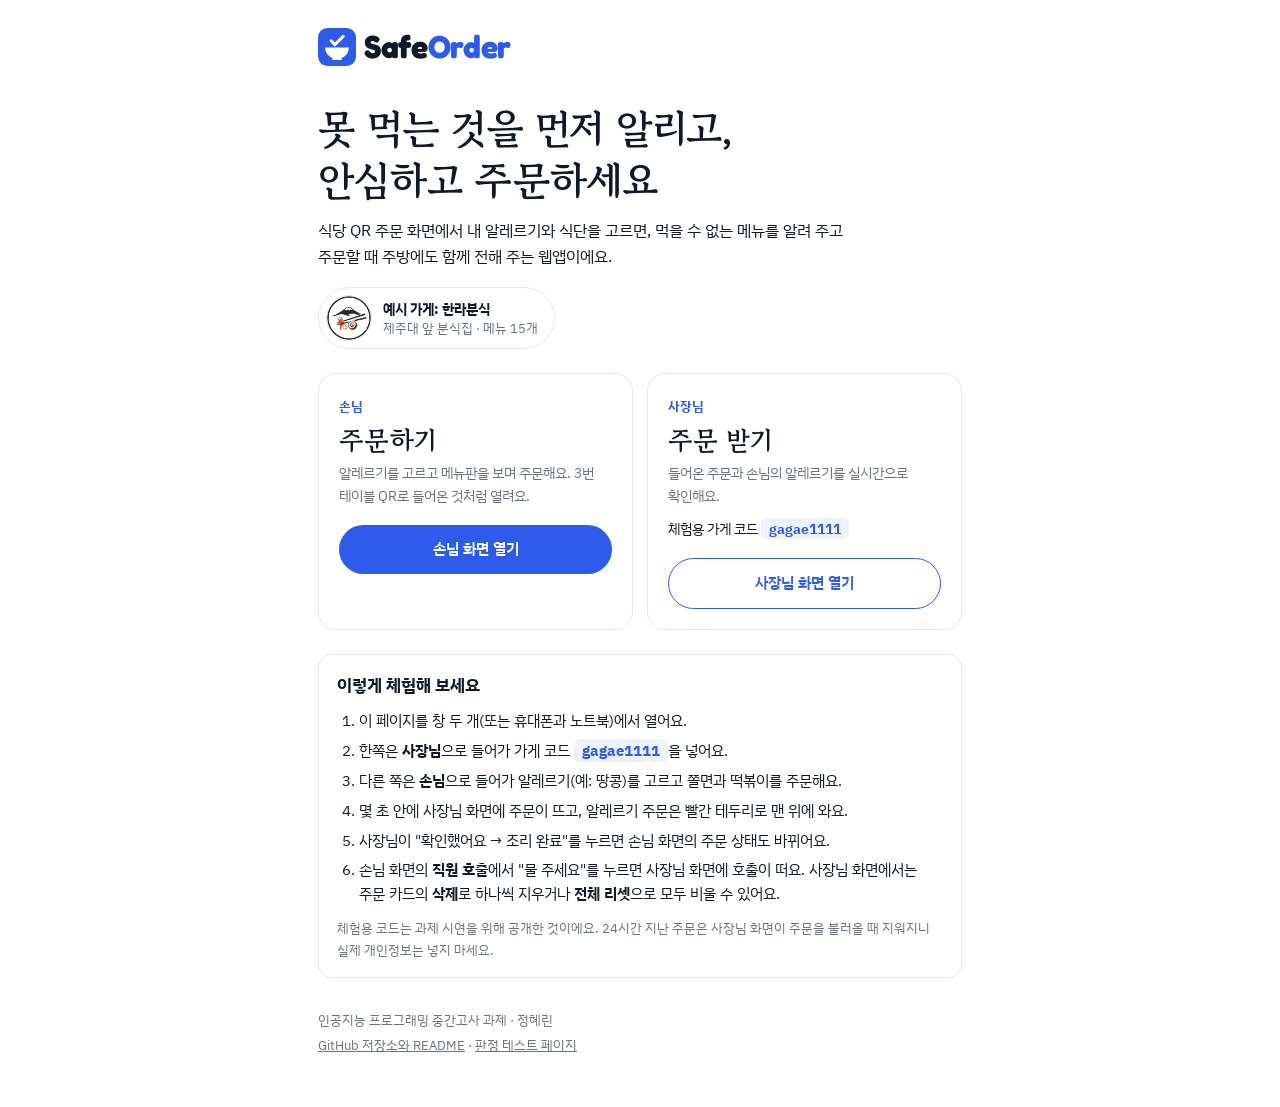
<file: index.html>
<!doctype html>
<!-- 처음 화면 (12-11): 손님 주문하기 / 사장님 화면 중 고르기. 평가하시는 분이 한 주소에서 두 화면을 모두 볼 수 있게 함 -->
<html lang="ko">
<head>
  <meta charset="utf-8">
  <meta name="viewport" content="width=device-width, initial-scale=1, viewport-fit=cover">
  <title>SafeOrder · 한라분식</title>
  <meta name="description" content="알레르기·식단을 미리 알리고 주문하는 식당 QR 주문 웹앱">
  <link rel="icon" href="images/logo-safeorder.svg" type="image/svg+xml">
  <script>
    // 예전 QR 주소(…/?table=3)로 들어오면 손님 화면으로 바로 보냄
    if (/[?&]table=/.test(location.search)) location.replace("order.html" + location.search);
  </script>
  <link rel="preconnect" href="https://fonts.googleapis.com">
  <link rel="preconnect" href="https://fonts.gstatic.com" crossorigin>
  <link rel="stylesheet" href="https://fonts.googleapis.com/css2?family=Fredoka:wght@600;700&family=Gowun+Batang:wght@400;700&family=IBM+Plex+Sans+KR:wght@400;500;600;700&display=swap">
  <link rel="stylesheet" href="css/style.css">
  <link rel="stylesheet" href="css/home.css">
</head>
<body>
  <div class="wrap home">
    <header class="title-row">
      <span class="brand"><img src="images/logo-safeorder.svg" alt="" width="30" height="30"><span class="wordmark">Safe<span>Order</span></span></span>
    </header>

    <section class="hero">
      <h1>못 먹는 것을 먼저 알리고,<br>안심하고 주문하세요</h1>
      <p>식당 QR 주문 화면에서 내 알레르기와 식단을 고르면, 먹을 수 없는 메뉴를 알려 주고 주문할 때 주방에도 함께 전해 주는 웹앱이에요.</p>
      <div class="store-chip">
        <img src="images/logo-hallabunsik.png" alt="" width="44" height="44">
        <span><b>예시 가게: 한라분식</b><br><span class="hint">제주대 앞 분식집 · 메뉴 15개</span></span>
      </div>
    </section>

    <nav class="choices" aria-label="들어갈 화면 고르기">
      <a class="choice" href="order.html?table=3">
        <span class="choice-who">손님</span>
        <span class="choice-title">주문하기</span>
        <span class="choice-desc">알레르기를 고르고 메뉴판을 보며 주문해요. 3번 테이블 QR로 들어온 것처럼 열려요.</span>
        <span class="choice-go">손님 화면 열기</span>
      </a>
      <a class="choice owner" href="owner.html">
        <span class="choice-who">사장님</span>
        <span class="choice-title">주문 받기</span>
        <span class="choice-desc">들어온 주문과 손님의 알레르기를 실시간으로 확인해요.</span>
        <span class="choice-code">체험용 가게 코드 <code>gagae1111</code></span>
        <span class="choice-go">사장님 화면 열기</span>
      </a>
    </nav>

    <section class="panel try">
      <h2>이렇게 체험해 보세요</h2>
      <ol>
        <li>이 페이지를 창 두 개(또는 휴대폰과 노트북)에서 열어요.</li>
        <li>한쪽은 <b>사장님</b>으로 들어가 가게 코드 <code>gagae1111</code>을 넣어요.</li>
        <li>다른 쪽은 <b>손님</b>으로 들어가 알레르기(예: 땅콩)를 고르고 쫄면과 떡볶이를 주문해요.</li>
        <li>몇 초 안에 사장님 화면에 주문이 뜨고, 알레르기 주문은 빨간 테두리로 맨 위에 와요.</li>
        <li>사장님이 "확인했어요 → 조리 완료"를 누르면 손님 화면의 주문 상태도 바뀌어요.</li>
        <li>손님 화면의 <b>직원 호출</b>에서 "물 주세요"를 누르면 사장님 화면에 호출이 떠요. 사장님 화면에서는 주문 카드의 <b>삭제</b>로 하나씩 지우거나 <b>전체 리셋</b>으로 모두 비울 수 있어요.</li>
      </ol>
      <p class="hint">체험용 코드는 과제 시연을 위해 공개한 것이에요. 24시간 지난 주문은 사장님 화면이 주문을 불러올 때 지워지니 실제 개인정보는 넣지 마세요.</p>
    </section>

    <footer>
      <p>인공지능 프로그래밍 중간고사 과제 · 정혜린</p>
      <p><a href="https://github.com/gPflsdla/ingong-project">GitHub 저장소와 README</a> · <a href="tests/">판정 테스트 페이지</a></p>
    </footer>
  </div>
</body>
</html>
</file>
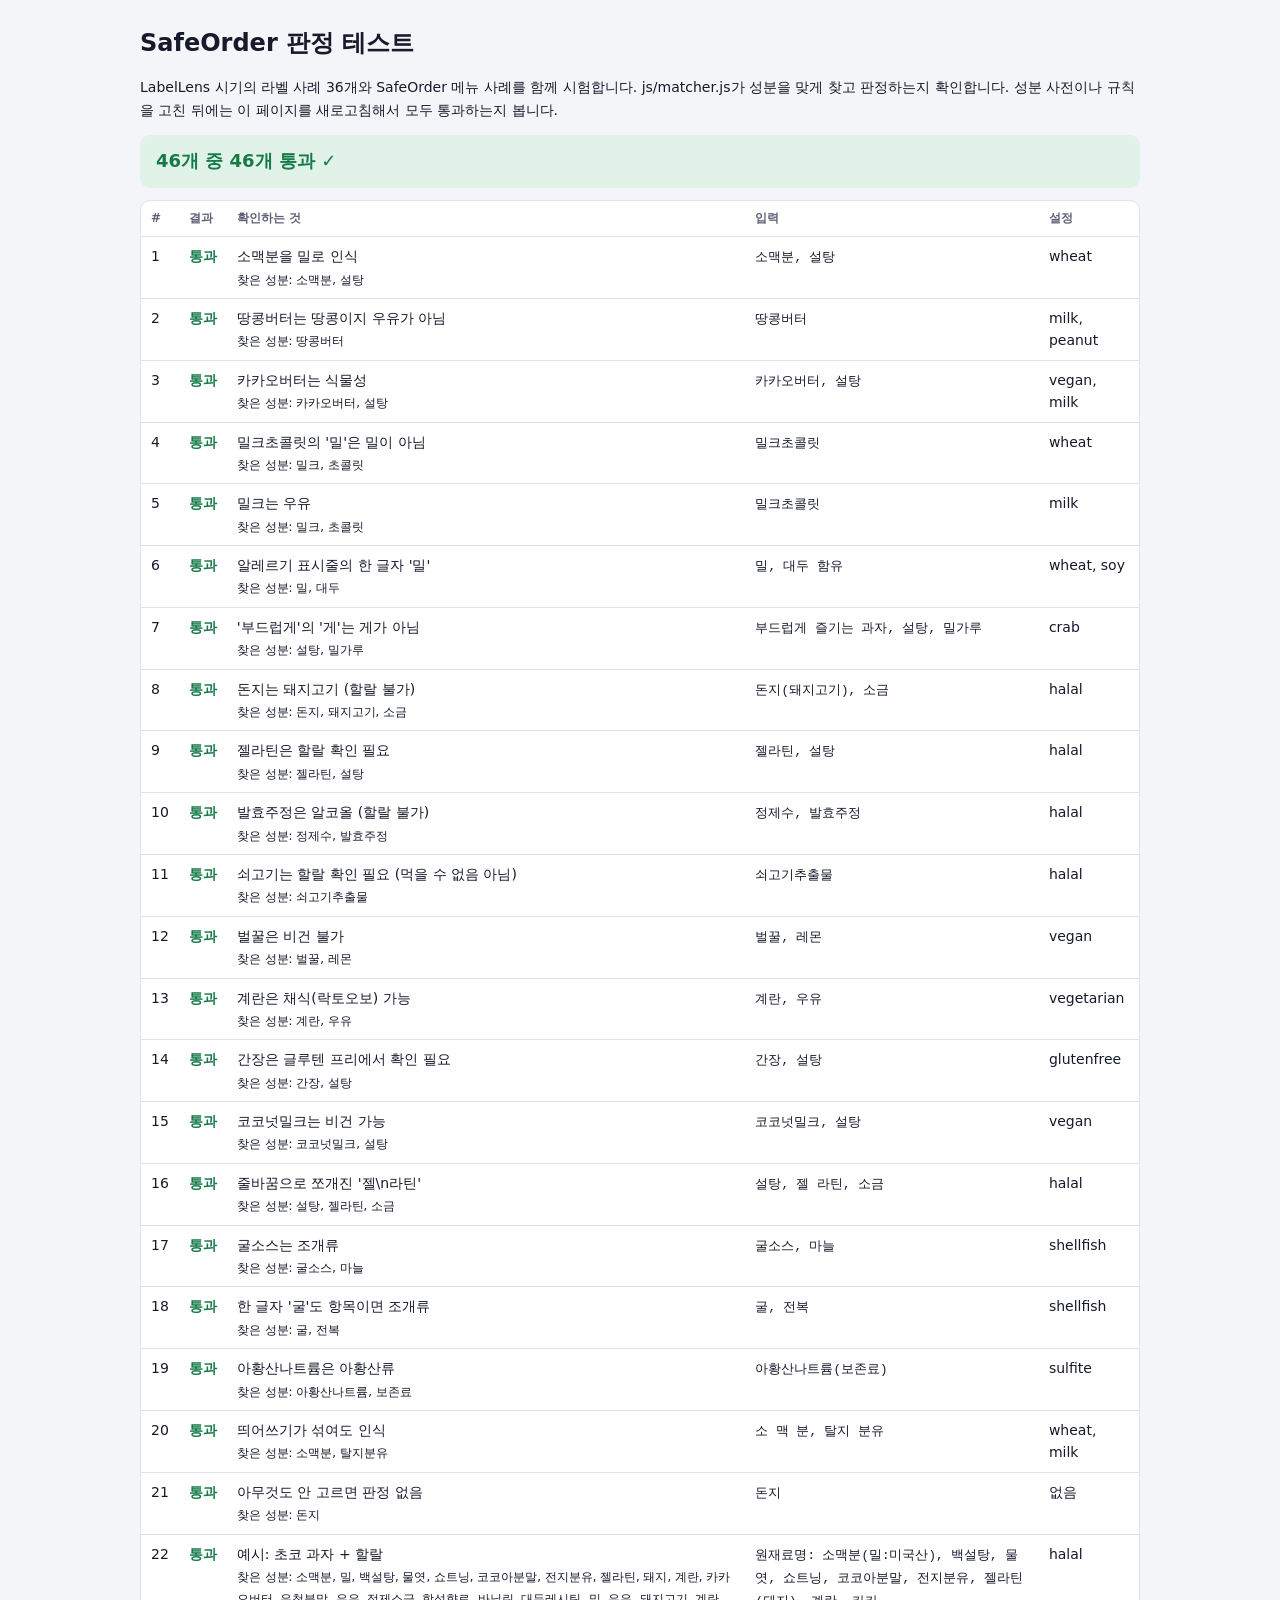
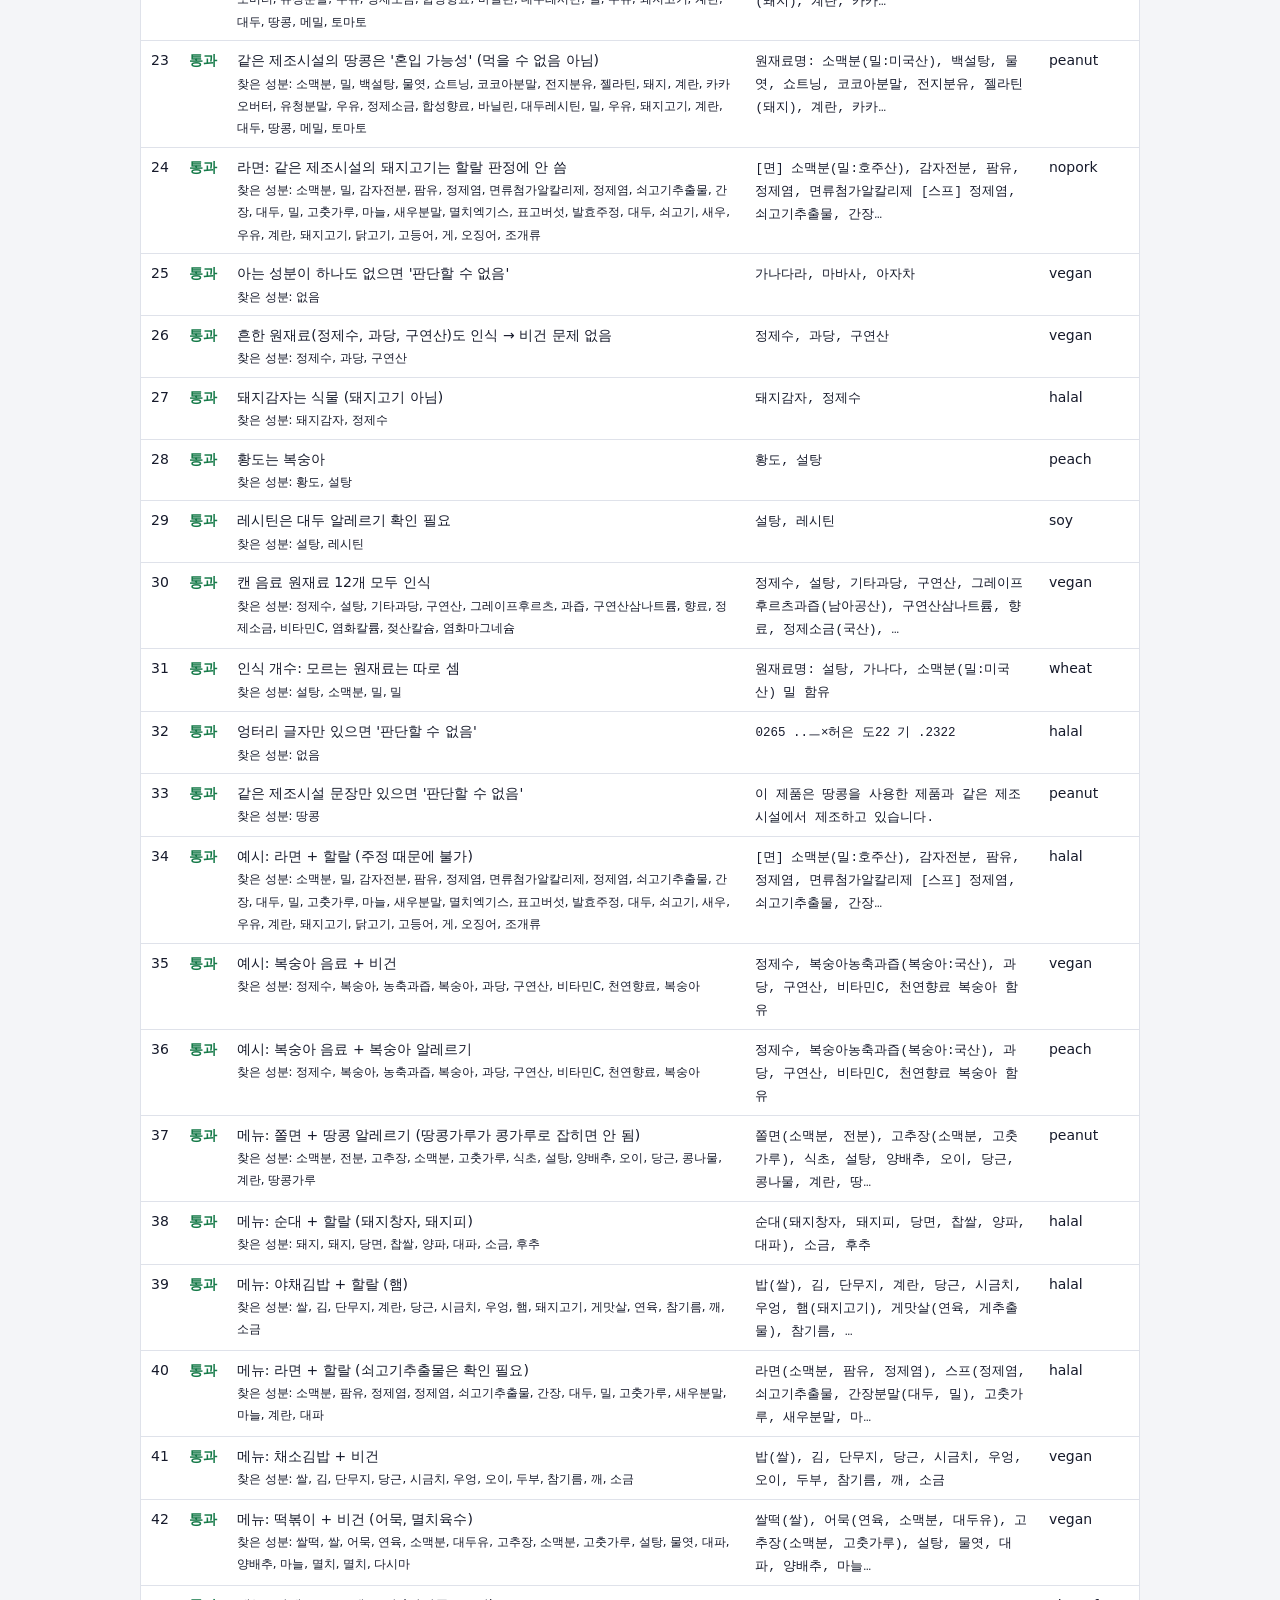
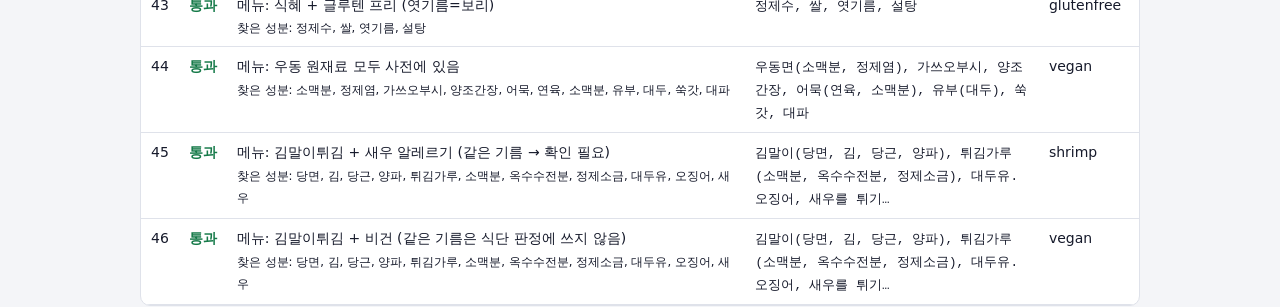
<file: tests/index.html>
<!doctype html>
<html lang="ko">
<head>
  <meta charset="utf-8">
  <meta name="viewport" content="width=device-width, initial-scale=1">
  <title>SafeOrder 판정 테스트</title>
  <style>
    :root { --bg: #F4F5F8; --surface: #FFFFFF; --ink: #161A2B; --muted: #5D6377; --line: #DFE2EA; --pass: #167A49; --pass-soft: #E1F3E9; --fail: #C0262D; --fail-soft: #FCE7E8; color-scheme: light; }
    @media (prefers-color-scheme: dark) { :root { --bg: #10121B; --surface: #181B28; --ink: #E7E9F2; --muted: #9EA3B8; --line: #2A2E40; --pass: #6ED39E; --pass-soft: #17302A; --fail: #FF7A80; --fail-soft: #3A1E22; color-scheme: dark; } }
    body { margin: 0; background: var(--bg); color: var(--ink); font-family: "Noto Sans KR", "Malgun Gothic", system-ui, sans-serif; font-size: 14px; line-height: 1.6; }
    .wrap { max-width: 1000px; margin: 0 auto; padding: 24px max(16px, env(safe-area-inset-left, 0px)); }
    h1 { font-size: 24px; margin: 0 0 4px; }
    .total { font-size: 18px; font-weight: 700; padding: 12px 16px; border-radius: 10px; margin: 12px 0; }
    .total.pass { background: var(--pass-soft); color: var(--pass); } .total.fail { background: var(--fail-soft); color: var(--fail); }
    .tbl { overflow-x: auto; background: var(--surface); border: 1px solid var(--line); border-radius: 10px; }
    table { width: 100%; border-collapse: collapse; }
    th, td { text-align: left; padding: 8px 10px; border-bottom: 1px solid var(--line); vertical-align: top; }
    th { font-size: 12px; color: var(--muted); }
    td.r { font-weight: 700; white-space: nowrap; } td.r.pass { color: var(--pass); } td.r.fail { color: var(--fail); }
    code { font-family: ui-monospace, Consolas, monospace; font-size: 12.5px; }
    .why { color: var(--fail); font-size: 12.5px; }
  </style>
</head>
<body>
  <div class="wrap">
    <h1>SafeOrder 판정 테스트</h1>
    <p>LabelLens 시기의 라벨 사례 36개와 SafeOrder 메뉴 사례를 함께 시험합니다. js/matcher.js가 성분을 맞게 찾고 판정하는지 확인합니다. 성분 사전이나 규칙을 고친 뒤에는 이 페이지를 새로고침해서 모두 통과하는지 봅니다.</p>
    <div class="total" id="total">실행 중…</div>
    <div class="tbl"><table><thead><tr><th>#</th><th>결과</th><th>확인하는 것</th><th>입력</th><th>설정</th></tr></thead><tbody id="rows"></tbody></table></div>
  </div>

  <script src="../js/restrictions.js"></script>
  <script src="../js/dictionary.js"></script>
  <script src="../js/matcher.js"></script>
  <script src="../js/samples.js"></script>
  <script src="../js/menu.js"></script>
  <script>
  (function () {
    "use strict";
    // has: 찾아야 하는 라벨 표기, notTags: 붙으면 안 되는 태그, verdict: 기대 판정
    function P(diets, allergies) { return { diets: diets || [], allergies: allergies || [] }; }
    var CASES = [
      { what: "소맥분을 밀로 인식", text: "소맥분, 설탕", prefs: P([], ["wheat"]), verdict: "bad", has: ["소맥분"] },
      { what: "땅콩버터는 땅콩이지 우유가 아님", text: "땅콩버터", prefs: P([], ["milk", "peanut"]), verdict: "bad", has: ["땅콩버터"], notTags: ["milk"] },
      { what: "카카오버터는 식물성", text: "카카오버터, 설탕", prefs: P(["vegan"], ["milk"]), verdict: "ok", notTags: ["milk"] },
      { what: "밀크초콜릿의 '밀'은 밀이 아님", text: "밀크초콜릿", prefs: P([], ["wheat"]), verdict: "ok", notTags: ["wheat"] },
      { what: "밀크는 우유", text: "밀크초콜릿", prefs: P([], ["milk"]), verdict: "bad", has: ["밀크"] },
      { what: "알레르기 표시줄의 한 글자 '밀'", text: "밀, 대두 함유", prefs: P([], ["wheat", "soy"]), verdict: "bad", has: ["밀", "대두"] },
      { what: "'부드럽게'의 '게'는 게가 아님", text: "부드럽게 즐기는 과자, 설탕, 밀가루", prefs: P([], ["crab"]), verdict: "ok", notTags: ["crab"] },
      { what: "돈지는 돼지고기 (할랄 불가)", text: "돈지(돼지고기), 소금", prefs: P(["halal"]), verdict: "bad", has: ["돈지", "돼지고기"] },
      { what: "젤라틴은 할랄 확인 필요", text: "젤라틴, 설탕", prefs: P(["halal"]), verdict: "warn", has: ["젤라틴"] },
      { what: "발효주정은 알코올 (할랄 불가)", text: "정제수, 발효주정", prefs: P(["halal"]), verdict: "bad", has: ["발효주정"] },
      { what: "쇠고기는 할랄 확인 필요 (먹을 수 없음 아님)", text: "쇠고기추출물", prefs: P(["halal"]), verdict: "warn", has: ["쇠고기추출물"] },
      { what: "벌꿀은 비건 불가", text: "벌꿀, 레몬", prefs: P(["vegan"]), verdict: "bad", has: ["벌꿀"] },
      { what: "계란은 채식(락토오보) 가능", text: "계란, 우유", prefs: P(["vegetarian"]), verdict: "ok" },
      { what: "간장은 글루텐 프리에서 확인 필요", text: "간장, 설탕", prefs: P(["glutenfree"]), verdict: "warn", has: ["간장"] },
      { what: "코코넛밀크는 비건 가능", text: "코코넛밀크, 설탕", prefs: P(["vegan"]), verdict: "ok", notTags: ["milk"] },
      { what: "줄바꿈으로 쪼개진 '젤\\n라틴'", text: "설탕, 젤\n라틴, 소금", prefs: P(["halal"]), verdict: "warn", has: ["젤라틴"] },
      { what: "굴소스는 조개류", text: "굴소스, 마늘", prefs: P([], ["shellfish"]), verdict: "bad", has: ["굴소스"] },
      { what: "한 글자 '굴'도 항목이면 조개류", text: "굴, 전복", prefs: P([], ["shellfish"]), verdict: "bad", has: ["굴", "전복"] },
      { what: "아황산나트륨은 아황산류", text: "아황산나트륨(보존료)", prefs: P([], ["sulfite"]), verdict: "bad", has: ["아황산나트륨"] },
      { what: "띄어쓰기가 섞여도 인식", text: "소 맥 분, 탈지 분유", prefs: P([], ["wheat", "milk"]), verdict: "bad", has: ["소맥분", "탈지분유"] },
      { what: "아무것도 안 고르면 판정 없음", text: "돈지", prefs: P(), verdict: "none" },
      { what: "예시: 초코 과자 + 할랄", text: LL.SAMPLES[0].text, prefs: P(["halal"]), verdict: "bad", has: ["돼지", "젤라틴"] },
      { what: "같은 제조시설의 땅콩은 '혼입 가능성' (먹을 수 없음 아님)", text: LL.SAMPLES[0].text, prefs: P([], ["peanut"]), verdict: "warn", reason: { level: "warn", kind: "facility", target: "peanut" } },
      { what: "라면: 같은 제조시설의 돼지고기는 할랄 판정에 안 씀", text: LL.SAMPLES[1].text, prefs: P(["nopork"]), verdict: "ok", noReasonKind: "diet" },
      { what: "아는 성분이 하나도 없으면 '판단할 수 없음'", text: "가나다라, 마바사, 아자차", prefs: P(["vegan"]), verdict: "unknown" },
      { what: "흔한 원재료(정제수, 과당, 구연산)도 인식 → 비건 문제 없음", text: "정제수, 과당, 구연산", prefs: P(["vegan"]), verdict: "ok", has: ["정제수", "과당", "구연산"] },
      { what: "돼지감자는 식물 (돼지고기 아님)", text: "돼지감자, 정제수", prefs: P(["halal"]), verdict: "ok", has: ["돼지감자"], notTags: ["pork"] },
      { what: "황도는 복숭아", text: "황도, 설탕", prefs: P([], ["peach"]), verdict: "bad", has: ["황도"] },
      { what: "레시틴은 대두 알레르기 확인 필요", text: "설탕, 레시틴", prefs: P([], ["soy"]), verdict: "warn", has: ["레시틴"] },
      { what: "캔 음료 원재료 12개 모두 인식", text: "정제수, 설탕, 기타과당, 구연산, 그레이프후르츠과즙(남아공산), 구연산삼나트륨, 향료, 정제소금(국산), 비타민C, 염화칼륨, 젖산칼슘, 염화마그네슘", prefs: P(["vegan"]), verdict: "ok", count: [12, 12] },
      { what: "인식 개수: 모르는 원재료는 따로 셈", text: "원재료명: 설탕, 가나다, 소맥분(밀:미국산)\n밀 함유", prefs: P([], ["wheat"]), verdict: "bad", count: [2, 3] },
      { what: "엉터리 글자만 있으면 '판단할 수 없음'", text: "0265 ..ㅡ×허은 도22 기 .2322", prefs: P(["halal"]), verdict: "unknown" },
      { what: "같은 제조시설 문장만 있으면 '판단할 수 없음'", text: "이 제품은 땅콩을 사용한 제품과 같은 제조시설에서 제조하고 있습니다.", prefs: P([], ["peanut"]), verdict: "unknown" },
      { what: "예시: 라면 + 할랄 (주정 때문에 불가)", text: LL.SAMPLES[1].text, prefs: P(["halal"]), verdict: "bad", has: ["발효주정", "쇠고기추출물"] },
      { what: "예시: 복숭아 음료 + 비건", text: LL.SAMPLES[2].text, prefs: P(["vegan"]), verdict: "ok" },
      { what: "예시: 복숭아 음료 + 복숭아 알레르기", text: LL.SAMPLES[2].text, prefs: P([], ["peach"]), verdict: "bad", has: ["복숭아"] }
    ];

    // ---------- 8-6: SafeOrder 메뉴 판정 ----------
    function M(id) { var m = LL.MENU.filter(function (x) { return x.id === id; })[0]; return m.ingredients; }
    CASES = CASES.concat([
      { what: "메뉴: 쫄면 + 땅콩 알레르기 (땅콩가루가 콩가루로 잡히면 안 됨)", text: M("jjolmyeon"), prefs: P([], ["peanut"]), verdict: "bad", has: ["땅콩가루"] },
      { what: "메뉴: 순대 + 할랄 (돼지창자, 돼지피)", text: M("sundae"), prefs: P(["halal"]), verdict: "bad" },
      { what: "메뉴: 야채김밥 + 할랄 (햄)", text: M("veg-gimbap"), prefs: P(["halal"]), verdict: "bad", has: ["햄"] },
      { what: "메뉴: 라면 + 할랄 (쇠고기추출물은 확인 필요)", text: M("ramyeon"), prefs: P(["halal"]), verdict: "warn" },
      { what: "메뉴: 채소김밥 + 비건", text: M("vegan-gimbap"), prefs: P(["vegan"]), verdict: "ok" },
      { what: "메뉴: 떡볶이 + 비건 (어묵, 멸치육수)", text: M("tteokbokki"), prefs: P(["vegan"]), verdict: "bad", has: ["어묵", "멸치"] },
      { what: "메뉴: 식혜 + 글루텐 프리 (엿기름=보리)", text: M("sikhye"), prefs: P(["glutenfree"]), verdict: "bad", has: ["엿기름"] },
      { what: "메뉴: 우동 원재료 모두 사전에 있음", text: M("udon"), prefs: P(["vegan"]), verdict: "bad", count: [7, 7] },
      { what: "메뉴: 김말이튀김 + 새우 알레르기 (같은 기름 → 확인 필요)", text: M("gimmari"), prefs: P([], ["shrimp"]), verdict: "warn", has: ["새우"] },
      { what: "메뉴: 김말이튀김 + 비건 (같은 기름은 식단 판정에 쓰지 않음)", text: M("gimmari"), prefs: P(["vegan"]), verdict: "ok" }
    ]);

    function esc(s) { return String(s).replace(/[&<>]/g, function (c) { return { "&": "&amp;", "<": "&lt;", ">": "&gt;" }[c]; }); }
    var passed = 0, rows = "";
    CASES.forEach(function (tc, i) {
      var hits = LL.findIngredients(tc.text), reasons = LL.evaluate(hits, tc.prefs), v = LL.verdict(hits, tc.reasons || reasons, tc.prefs);
      var found = hits.map(function (h) { return h.entry.ko; }), tags = [].concat.apply([], hits.map(function (h) { return h.entry.tags; }));
      var errors = [];
      if (v !== tc.verdict) errors.push("판정 " + v + " (기대 " + tc.verdict + ")");
      (tc.has || []).forEach(function (k) { if (found.indexOf(k) === -1) errors.push("'" + k + "'를 못 찾음"); });
      (tc.notTags || []).forEach(function (t) { if (tags.indexOf(t) !== -1) errors.push("'" + t + "' 태그가 붙음"); });
      if (tc.reason && !reasons.some(function (r) { return r.level === tc.reason.level && r.kind === tc.reason.kind && r.target === tc.reason.target; })) errors.push("기대한 이유(" + tc.reason.kind + ", " + tc.reason.target + ")가 없음");
      if (tc.count) { var cnt = LL.countItems(tc.text); if (cnt.known !== tc.count[0] || cnt.total !== tc.count[1]) errors.push("인식 개수 " + cnt.known + "/" + cnt.total + " (기대 " + tc.count[0] + "/" + tc.count[1] + ")"); }
      if (tc.noReasonKind && reasons.some(function (r) { return r.kind === tc.noReasonKind; })) errors.push("'" + tc.noReasonKind + "' 이유가 나오면 안 됨");
      var ok = errors.length === 0; if (ok) passed++;
      rows += "<tr><td>" + (i + 1) + '</td><td class="r ' + (ok ? "pass" : "fail") + '">' + (ok ? "통과" : "실패") + "</td><td>" + esc(tc.what) +
        (ok ? "" : '<div class="why">' + esc(errors.join(", ")) + "</div>") + "<br><small>찾은 성분: " + esc(found.join(", ") || "없음") + "</small></td><td><code>" +
        esc(tc.text.length > 60 ? tc.text.slice(0, 60) + "…" : tc.text) + "</code></td><td>" + esc(tc.prefs.diets.concat(tc.prefs.allergies).join(", ") || "없음") + "</td></tr>";
    });
    document.getElementById("rows").innerHTML = rows;
    var total = document.getElementById("total");
    total.textContent = CASES.length + "개 중 " + passed + "개 통과" + (passed === CASES.length ? " ✓" : "");
    total.className = "total " + (passed === CASES.length ? "pass" : "fail");
    document.documentElement.setAttribute("data-result", passed + "/" + CASES.length);
  })();
  </script>
</body>
</html>
</file>
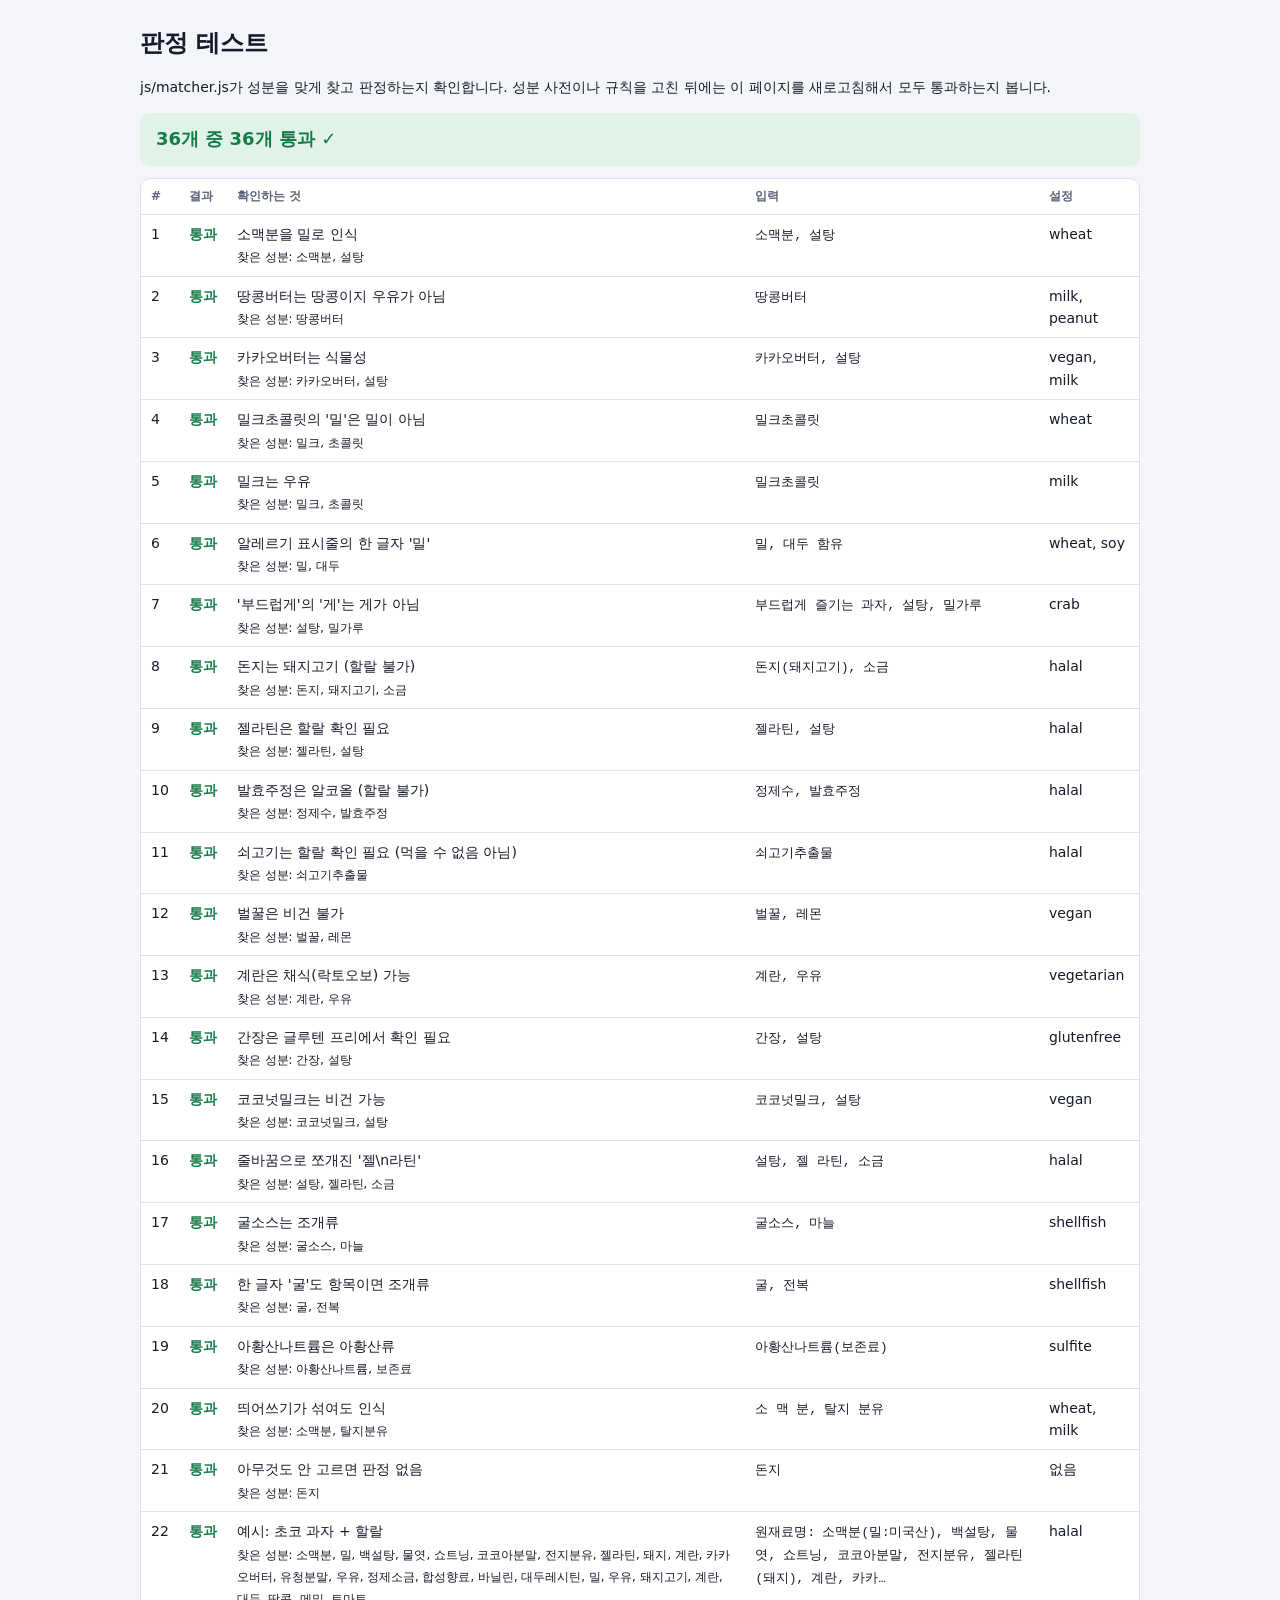
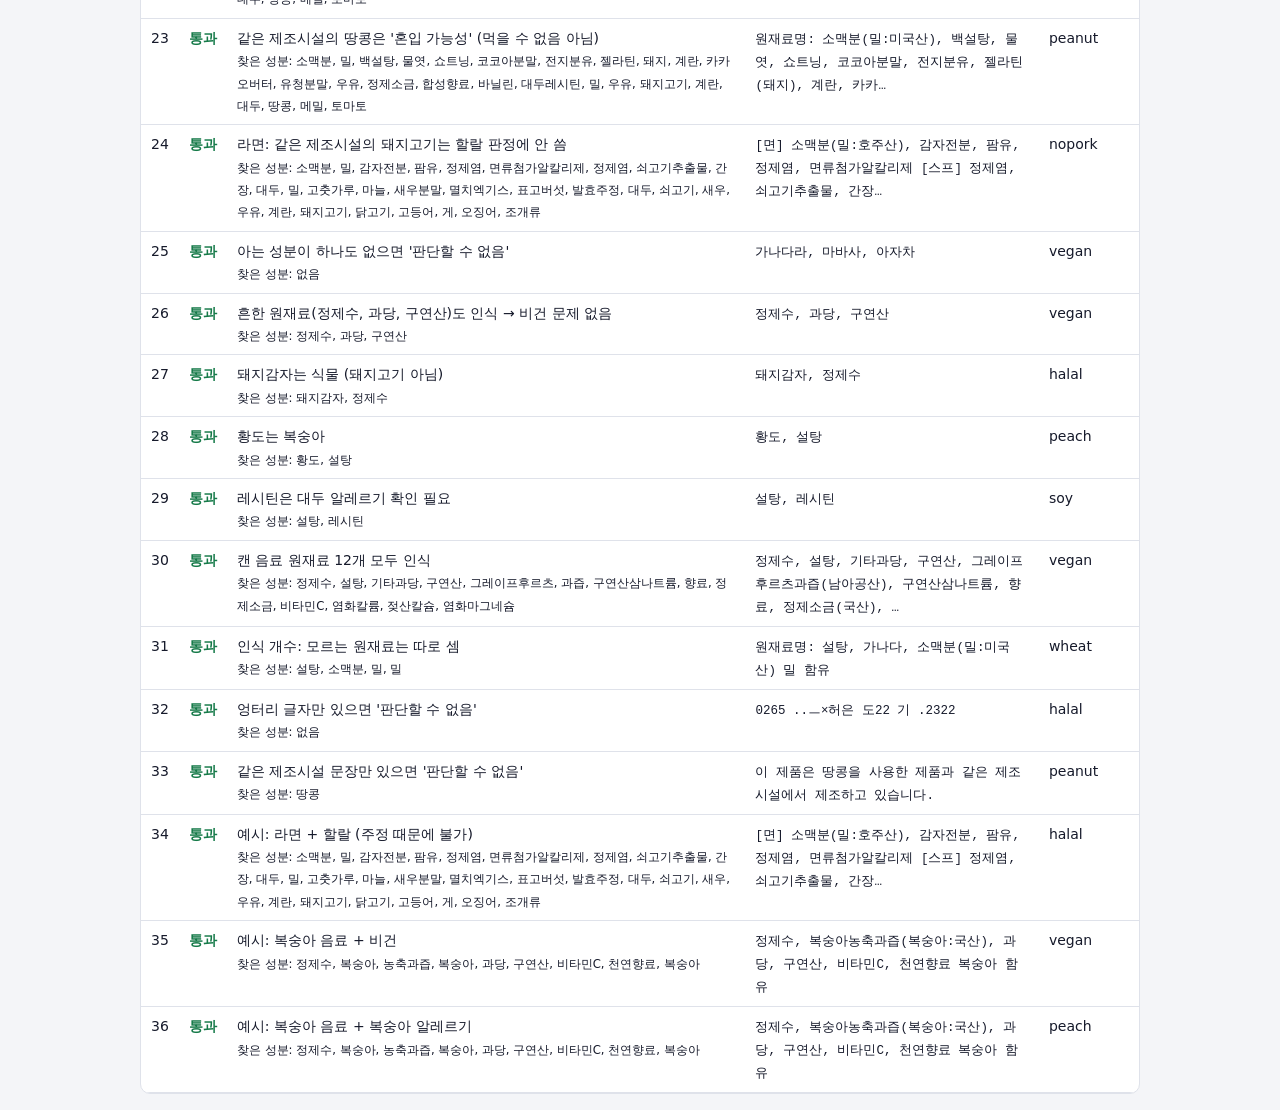
<file: archive/labellens/tests/index.html>
<!doctype html>
<html lang="ko">
<head>
  <meta charset="utf-8">
  <meta name="viewport" content="width=device-width, initial-scale=1">
  <title>LabelLens 판정 테스트</title>
  <style>
    :root { --bg: #F4F5F8; --surface: #FFFFFF; --ink: #161A2B; --muted: #5D6377; --line: #DFE2EA; --pass: #167A49; --pass-soft: #E1F3E9; --fail: #C0262D; --fail-soft: #FCE7E8; color-scheme: light; }
    @media (prefers-color-scheme: dark) { :root { --bg: #10121B; --surface: #181B28; --ink: #E7E9F2; --muted: #9EA3B8; --line: #2A2E40; --pass: #6ED39E; --pass-soft: #17302A; --fail: #FF7A80; --fail-soft: #3A1E22; color-scheme: dark; } }
    body { margin: 0; background: var(--bg); color: var(--ink); font-family: "Noto Sans KR", "Malgun Gothic", system-ui, sans-serif; font-size: 14px; line-height: 1.6; }
    .wrap { max-width: 1000px; margin: 0 auto; padding: 24px max(16px, env(safe-area-inset-left, 0px)); }
    h1 { font-size: 24px; margin: 0 0 4px; }
    .total { font-size: 18px; font-weight: 700; padding: 12px 16px; border-radius: 10px; margin: 12px 0; }
    .total.pass { background: var(--pass-soft); color: var(--pass); } .total.fail { background: var(--fail-soft); color: var(--fail); }
    .tbl { overflow-x: auto; background: var(--surface); border: 1px solid var(--line); border-radius: 10px; }
    table { width: 100%; border-collapse: collapse; }
    th, td { text-align: left; padding: 8px 10px; border-bottom: 1px solid var(--line); vertical-align: top; }
    th { font-size: 12px; color: var(--muted); }
    td.r { font-weight: 700; white-space: nowrap; } td.r.pass { color: var(--pass); } td.r.fail { color: var(--fail); }
    code { font-family: ui-monospace, Consolas, monospace; font-size: 12.5px; }
    .why { color: var(--fail); font-size: 12.5px; }
  </style>
</head>
<body>
  <div class="wrap">
    <h1>판정 테스트</h1>
    <p>js/matcher.js가 성분을 맞게 찾고 판정하는지 확인합니다. 성분 사전이나 규칙을 고친 뒤에는 이 페이지를 새로고침해서 모두 통과하는지 봅니다.</p>
    <div class="total" id="total">실행 중…</div>
    <div class="tbl"><table><thead><tr><th>#</th><th>결과</th><th>확인하는 것</th><th>입력</th><th>설정</th></tr></thead><tbody id="rows"></tbody></table></div>
  </div>

  <script src="../js/restrictions.js"></script>
  <script src="../js/dictionary.js"></script>
  <script src="../js/matcher.js"></script>
  <script src="../js/samples.js"></script>
  <script>
  (function () {
    "use strict";
    // has: 찾아야 하는 라벨 표기, notTags: 붙으면 안 되는 태그, verdict: 기대 판정
    function P(diets, allergies) { return { diets: diets || [], allergies: allergies || [] }; }
    var CASES = [
      { what: "소맥분을 밀로 인식", text: "소맥분, 설탕", prefs: P([], ["wheat"]), verdict: "bad", has: ["소맥분"] },
      { what: "땅콩버터는 땅콩이지 우유가 아님", text: "땅콩버터", prefs: P([], ["milk", "peanut"]), verdict: "bad", has: ["땅콩버터"], notTags: ["milk"] },
      { what: "카카오버터는 식물성", text: "카카오버터, 설탕", prefs: P(["vegan"], ["milk"]), verdict: "ok", notTags: ["milk"] },
      { what: "밀크초콜릿의 '밀'은 밀이 아님", text: "밀크초콜릿", prefs: P([], ["wheat"]), verdict: "ok", notTags: ["wheat"] },
      { what: "밀크는 우유", text: "밀크초콜릿", prefs: P([], ["milk"]), verdict: "bad", has: ["밀크"] },
      { what: "알레르기 표시줄의 한 글자 '밀'", text: "밀, 대두 함유", prefs: P([], ["wheat", "soy"]), verdict: "bad", has: ["밀", "대두"] },
      { what: "'부드럽게'의 '게'는 게가 아님", text: "부드럽게 즐기는 과자, 설탕, 밀가루", prefs: P([], ["crab"]), verdict: "ok", notTags: ["crab"] },
      { what: "돈지는 돼지고기 (할랄 불가)", text: "돈지(돼지고기), 소금", prefs: P(["halal"]), verdict: "bad", has: ["돈지", "돼지고기"] },
      { what: "젤라틴은 할랄 확인 필요", text: "젤라틴, 설탕", prefs: P(["halal"]), verdict: "warn", has: ["젤라틴"] },
      { what: "발효주정은 알코올 (할랄 불가)", text: "정제수, 발효주정", prefs: P(["halal"]), verdict: "bad", has: ["발효주정"] },
      { what: "쇠고기는 할랄 확인 필요 (먹을 수 없음 아님)", text: "쇠고기추출물", prefs: P(["halal"]), verdict: "warn", has: ["쇠고기추출물"] },
      { what: "벌꿀은 비건 불가", text: "벌꿀, 레몬", prefs: P(["vegan"]), verdict: "bad", has: ["벌꿀"] },
      { what: "계란은 채식(락토오보) 가능", text: "계란, 우유", prefs: P(["vegetarian"]), verdict: "ok" },
      { what: "간장은 글루텐 프리에서 확인 필요", text: "간장, 설탕", prefs: P(["glutenfree"]), verdict: "warn", has: ["간장"] },
      { what: "코코넛밀크는 비건 가능", text: "코코넛밀크, 설탕", prefs: P(["vegan"]), verdict: "ok", notTags: ["milk"] },
      { what: "줄바꿈으로 쪼개진 '젤\\n라틴'", text: "설탕, 젤\n라틴, 소금", prefs: P(["halal"]), verdict: "warn", has: ["젤라틴"] },
      { what: "굴소스는 조개류", text: "굴소스, 마늘", prefs: P([], ["shellfish"]), verdict: "bad", has: ["굴소스"] },
      { what: "한 글자 '굴'도 항목이면 조개류", text: "굴, 전복", prefs: P([], ["shellfish"]), verdict: "bad", has: ["굴", "전복"] },
      { what: "아황산나트륨은 아황산류", text: "아황산나트륨(보존료)", prefs: P([], ["sulfite"]), verdict: "bad", has: ["아황산나트륨"] },
      { what: "띄어쓰기가 섞여도 인식", text: "소 맥 분, 탈지 분유", prefs: P([], ["wheat", "milk"]), verdict: "bad", has: ["소맥분", "탈지분유"] },
      { what: "아무것도 안 고르면 판정 없음", text: "돈지", prefs: P(), verdict: "none" },
      { what: "예시: 초코 과자 + 할랄", text: LL.SAMPLES[0].text, prefs: P(["halal"]), verdict: "bad", has: ["돼지", "젤라틴"] },
      { what: "같은 제조시설의 땅콩은 '혼입 가능성' (먹을 수 없음 아님)", text: LL.SAMPLES[0].text, prefs: P([], ["peanut"]), verdict: "warn", reason: { level: "warn", kind: "facility", target: "peanut" } },
      { what: "라면: 같은 제조시설의 돼지고기는 할랄 판정에 안 씀", text: LL.SAMPLES[1].text, prefs: P(["nopork"]), verdict: "ok", noReasonKind: "diet" },
      { what: "아는 성분이 하나도 없으면 '판단할 수 없음'", text: "가나다라, 마바사, 아자차", prefs: P(["vegan"]), verdict: "unknown" },
      { what: "흔한 원재료(정제수, 과당, 구연산)도 인식 → 비건 문제 없음", text: "정제수, 과당, 구연산", prefs: P(["vegan"]), verdict: "ok", has: ["정제수", "과당", "구연산"] },
      { what: "돼지감자는 식물 (돼지고기 아님)", text: "돼지감자, 정제수", prefs: P(["halal"]), verdict: "ok", has: ["돼지감자"], notTags: ["pork"] },
      { what: "황도는 복숭아", text: "황도, 설탕", prefs: P([], ["peach"]), verdict: "bad", has: ["황도"] },
      { what: "레시틴은 대두 알레르기 확인 필요", text: "설탕, 레시틴", prefs: P([], ["soy"]), verdict: "warn", has: ["레시틴"] },
      { what: "캔 음료 원재료 12개 모두 인식", text: "정제수, 설탕, 기타과당, 구연산, 그레이프후르츠과즙(남아공산), 구연산삼나트륨, 향료, 정제소금(국산), 비타민C, 염화칼륨, 젖산칼슘, 염화마그네슘", prefs: P(["vegan"]), verdict: "ok", count: [12, 12] },
      { what: "인식 개수: 모르는 원재료는 따로 셈", text: "원재료명: 설탕, 가나다, 소맥분(밀:미국산)\n밀 함유", prefs: P([], ["wheat"]), verdict: "bad", count: [2, 3] },
      { what: "엉터리 글자만 있으면 '판단할 수 없음'", text: "0265 ..ㅡ×허은 도22 기 .2322", prefs: P(["halal"]), verdict: "unknown" },
      { what: "같은 제조시설 문장만 있으면 '판단할 수 없음'", text: "이 제품은 땅콩을 사용한 제품과 같은 제조시설에서 제조하고 있습니다.", prefs: P([], ["peanut"]), verdict: "unknown" },
      { what: "예시: 라면 + 할랄 (주정 때문에 불가)", text: LL.SAMPLES[1].text, prefs: P(["halal"]), verdict: "bad", has: ["발효주정", "쇠고기추출물"] },
      { what: "예시: 복숭아 음료 + 비건", text: LL.SAMPLES[2].text, prefs: P(["vegan"]), verdict: "ok" },
      { what: "예시: 복숭아 음료 + 복숭아 알레르기", text: LL.SAMPLES[2].text, prefs: P([], ["peach"]), verdict: "bad", has: ["복숭아"] }
    ];

    function esc(s) { return String(s).replace(/[&<>]/g, function (c) { return { "&": "&amp;", "<": "&lt;", ">": "&gt;" }[c]; }); }
    var passed = 0, rows = "";
    CASES.forEach(function (tc, i) {
      var hits = LL.findIngredients(tc.text), reasons = LL.evaluate(hits, tc.prefs), v = LL.verdict(hits, tc.reasons || reasons, tc.prefs);
      var found = hits.map(function (h) { return h.entry.ko; }), tags = [].concat.apply([], hits.map(function (h) { return h.entry.tags; }));
      var errors = [];
      if (v !== tc.verdict) errors.push("판정 " + v + " (기대 " + tc.verdict + ")");
      (tc.has || []).forEach(function (k) { if (found.indexOf(k) === -1) errors.push("'" + k + "'를 못 찾음"); });
      (tc.notTags || []).forEach(function (t) { if (tags.indexOf(t) !== -1) errors.push("'" + t + "' 태그가 붙음"); });
      if (tc.reason && !reasons.some(function (r) { return r.level === tc.reason.level && r.kind === tc.reason.kind && r.target === tc.reason.target; })) errors.push("기대한 이유(" + tc.reason.kind + ", " + tc.reason.target + ")가 없음");
      if (tc.count) { var cnt = LL.countItems(tc.text); if (cnt.known !== tc.count[0] || cnt.total !== tc.count[1]) errors.push("인식 개수 " + cnt.known + "/" + cnt.total + " (기대 " + tc.count[0] + "/" + tc.count[1] + ")"); }
      if (tc.noReasonKind && reasons.some(function (r) { return r.kind === tc.noReasonKind; })) errors.push("'" + tc.noReasonKind + "' 이유가 나오면 안 됨");
      var ok = errors.length === 0; if (ok) passed++;
      rows += "<tr><td>" + (i + 1) + '</td><td class="r ' + (ok ? "pass" : "fail") + '">' + (ok ? "통과" : "실패") + "</td><td>" + esc(tc.what) +
        (ok ? "" : '<div class="why">' + esc(errors.join(", ")) + "</div>") + "<br><small>찾은 성분: " + esc(found.join(", ") || "없음") + "</small></td><td><code>" +
        esc(tc.text.length > 60 ? tc.text.slice(0, 60) + "…" : tc.text) + "</code></td><td>" + esc(tc.prefs.diets.concat(tc.prefs.allergies).join(", ") || "없음") + "</td></tr>";
    });
    document.getElementById("rows").innerHTML = rows;
    var total = document.getElementById("total");
    total.textContent = CASES.length + "개 중 " + passed + "개 통과" + (passed === CASES.length ? " ✓" : "");
    total.className = "total " + (passed === CASES.length ? "pass" : "fail");
    document.documentElement.setAttribute("data-result", passed + "/" + CASES.length);
  })();
  </script>
</body>
</html>
</file>
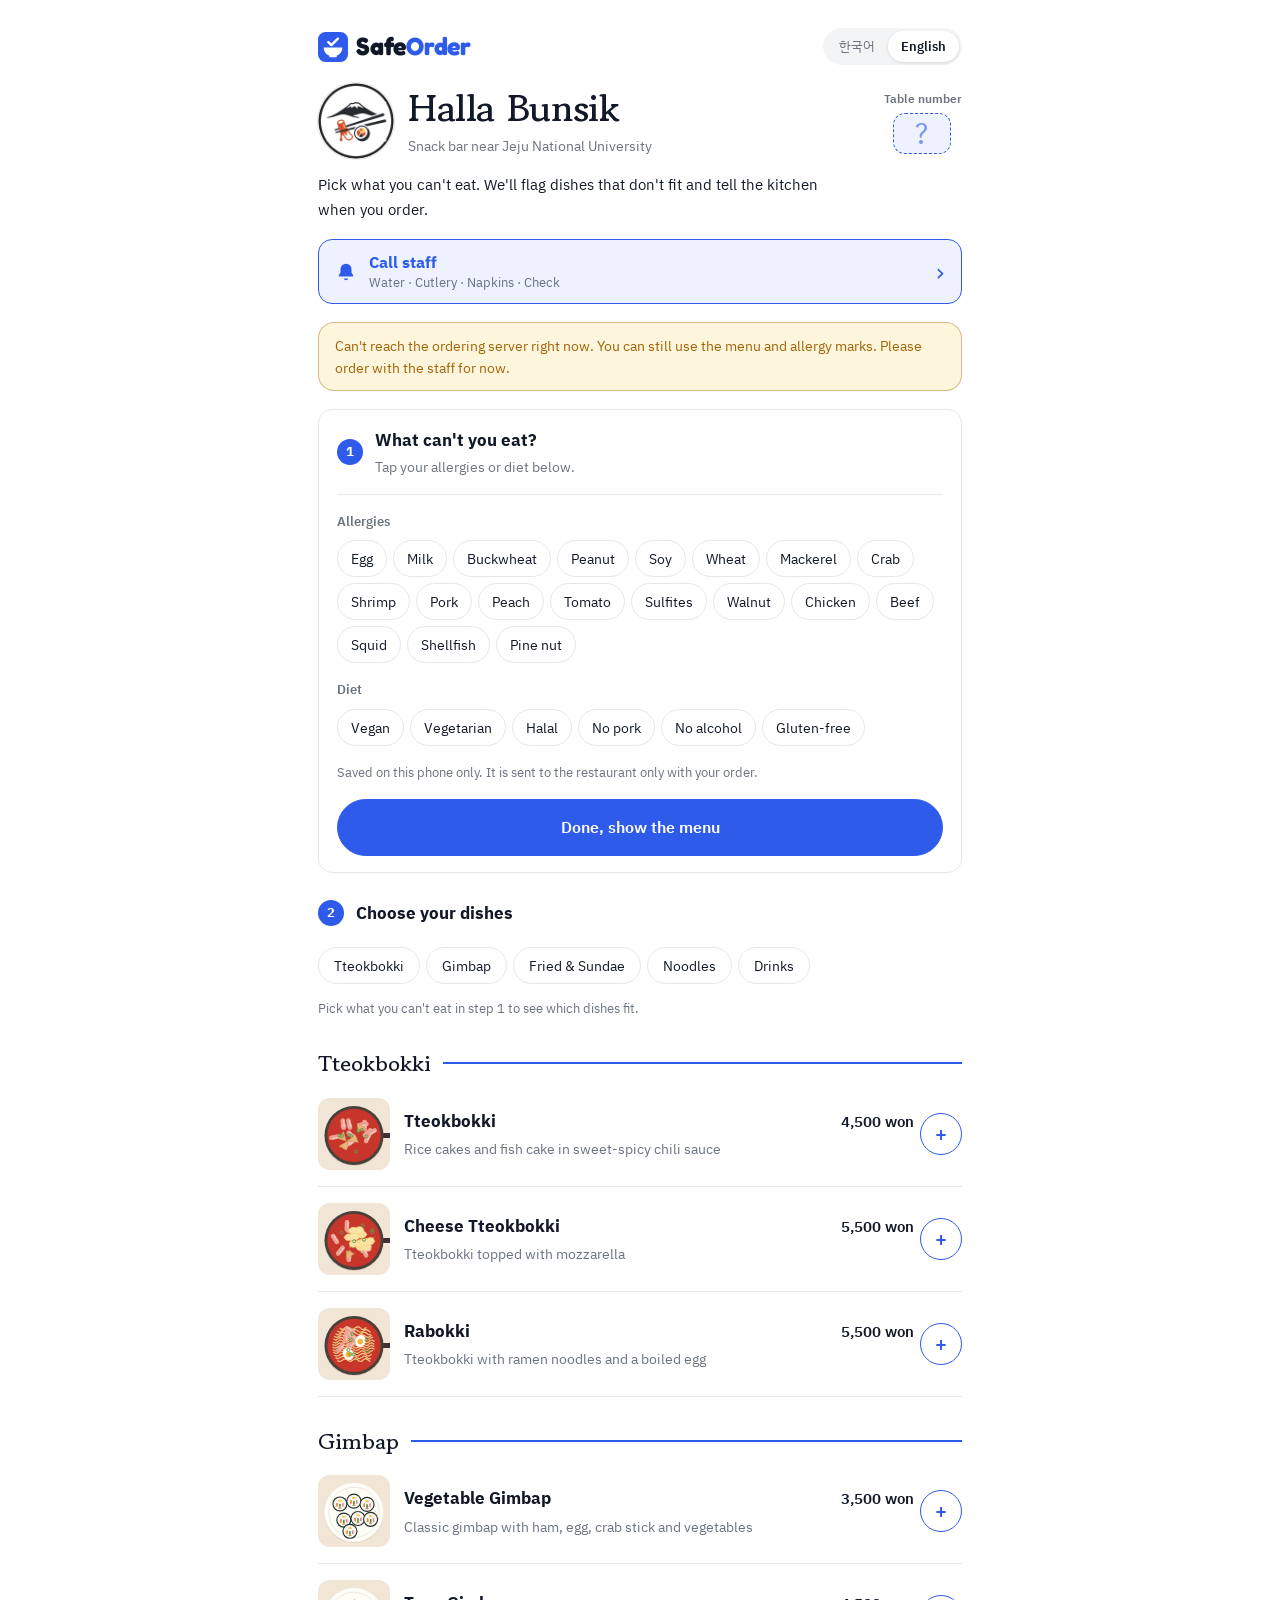
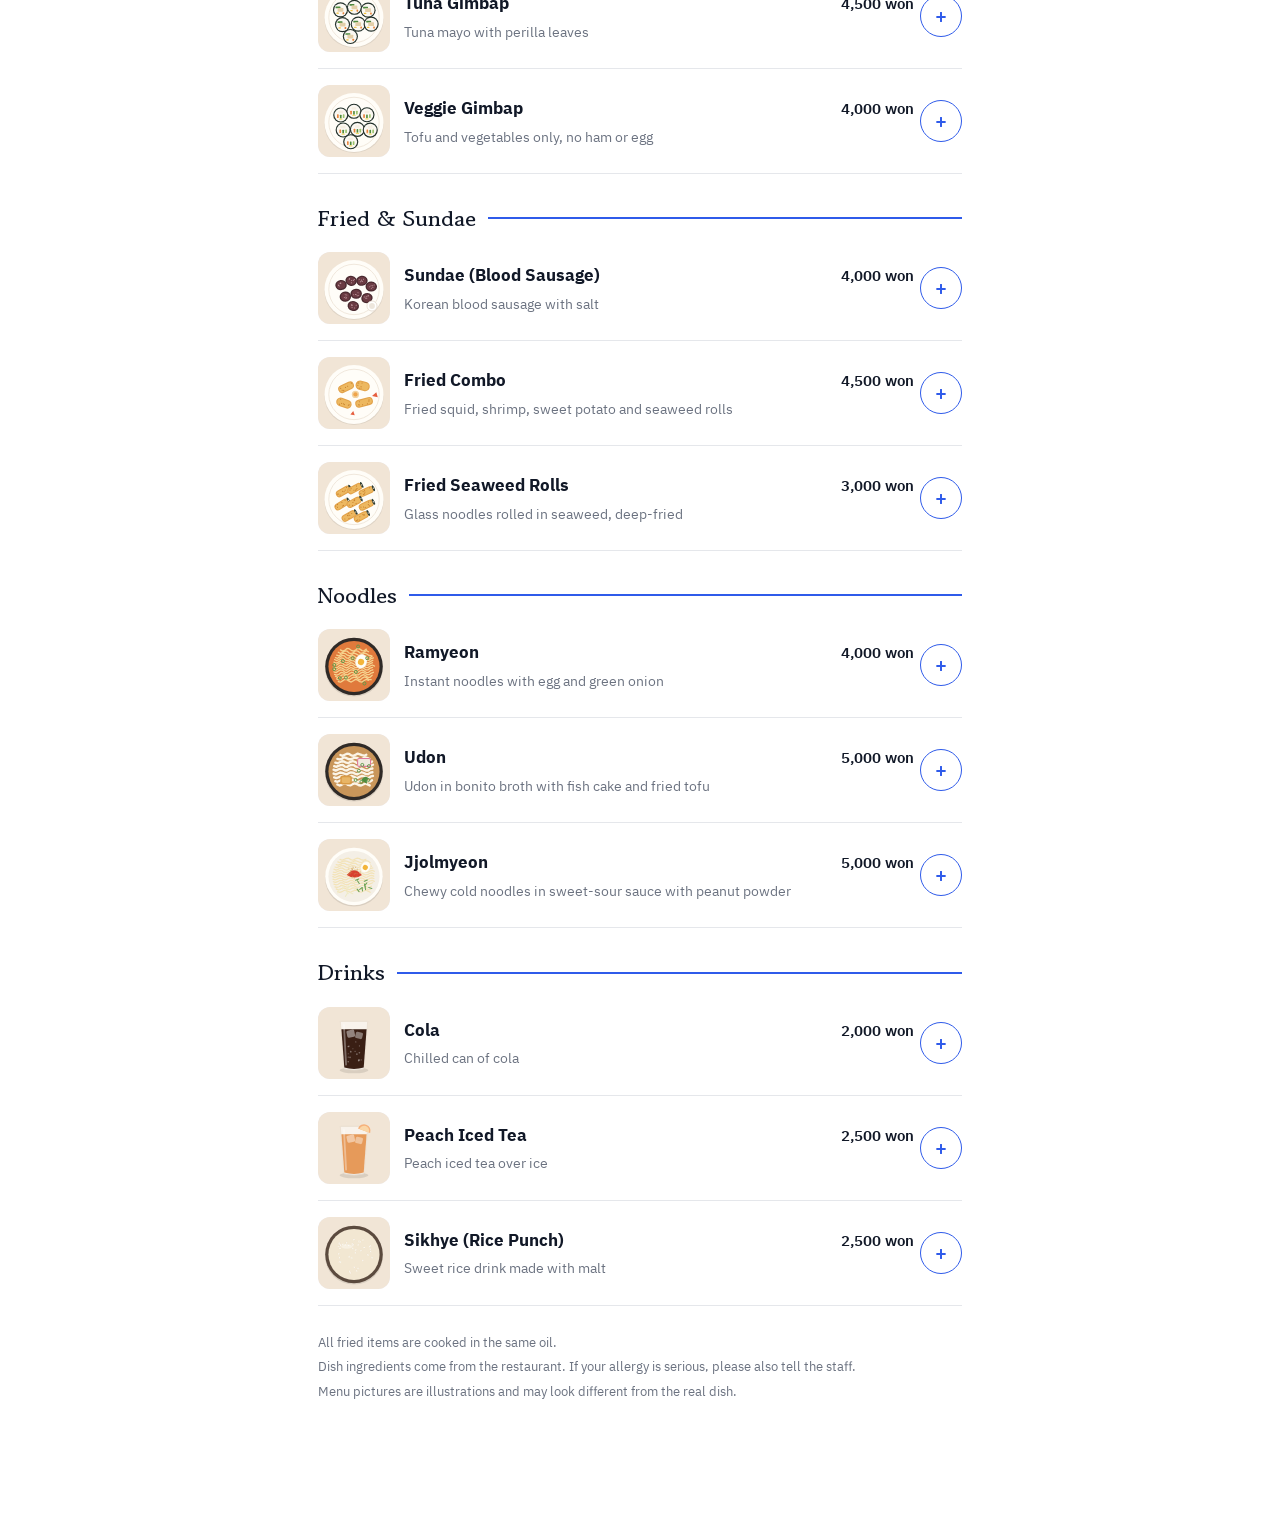
<file: order.html>
<!doctype html>
<!-- 손님 주문 화면 (12-11에서 index.html → order.html로 옮김. QR 주소: order.html?table=3) -->
<html lang="ko">
<head>
  <meta charset="utf-8">
  <meta name="viewport" content="width=device-width, initial-scale=1, viewport-fit=cover">
  <title>SafeOrder</title>
  <link rel="icon" href="images/logo-safeorder.svg" type="image/svg+xml">
  <meta name="description" content="Order with your allergies and diet already on the ticket.">
  <link rel="preconnect" href="https://fonts.googleapis.com">
  <link rel="preconnect" href="https://fonts.gstatic.com" crossorigin>
  <link rel="stylesheet" href="https://fonts.googleapis.com/css2?family=Fredoka:wght@600;700&family=Gowun+Batang:wght@400;700&family=IBM+Plex+Sans+KR:wght@400;500;600;700&display=swap">
  <link rel="stylesheet" href="css/style.css">
</head>
<body>
  <div class="wrap">
    <!-- 머리말: 가게 이름, 앱 이름, 언어 전환 (PRD #1, #6, #4-7) -->
    <header class="site-header">
      <div class="title-row">
        <a class="brand" href="./" title="처음 화면"><img src="images/logo-safeorder.svg" alt="" width="30" height="30"><span class="wordmark">Safe<span>Order</span></span></a>
        <div class="lang" role="group" aria-label="Language / 언어">
          <button type="button" data-lang="ko" aria-pressed="false">한국어</button>
          <button type="button" data-lang="en" aria-pressed="false">English</button>
        </div>
      </div>
      <!-- 가게 로고와 이름 (12-10) -->
      <div class="store">
        <img class="store-logo" src="images/logo-hallabunsik.png" alt="" width="76" height="76">
        <div class="store-text">
          <h1 id="storeName"></h1>
          <p class="store-desc" id="storeDesc"></p>
        </div>
        <!-- 12-15: 자리 번호를 가게 이름 오른쪽에서 바로 넣기 (주문 확인·직원 호출 화면의 자리 번호와 같은 값) -->
        <div class="seat">
          <label for="seatNum" data-i18n="table"></label>
          <div class="seat-box">
            <input id="seatNum" type="number" inputmode="numeric" min="1" max="50" step="1" autocomplete="off" placeholder="?">
            <span data-i18n="tableUnit"></span>
          </div>
        </div>
      </div>
      <p class="tagline" data-i18n="tagline"></p>
      <!-- 12-13: 직원 호출 (자리마다 있는 키오스크의 "물 주세요, 직원 호출" 버튼처럼) -->
      <button type="button" class="call-open" id="callOpen">
        <svg viewBox="0 0 24 24" width="22" height="22" aria-hidden="true"><path d="M12 3a6 6 0 0 0-6 6v3.6L4.3 15.4A1 1 0 0 0 5.2 17h13.6a1 1 0 0 0 .9-1.6L18 12.6V9a6 6 0 0 0-6-6zm0 18a2.5 2.5 0 0 0 2.4-2h-4.8A2.5 2.5 0 0 0 12 21z" fill="currentColor"/></svg>
        <span class="call-open-text"><b data-i18n="callOpen"></b><span data-i18n="callHint"></span></span>
        <span class="call-open-go" aria-hidden="true">›</span>
      </button>
    </header>

    <!-- 12단계: 주문 서버에 연결이 안 될 때 안내 (PRD #7, Todo 12-2) -->
    <p class="server-note" id="serverNote" role="status" data-i18n="serverDown" hidden></p>

    <!-- 1단계 화면: 못 먹는 것 고르기 (PRD #4-1, Todo 8-3). 다 고르면 접혀서 고른 것만 한 줄로 보임 -->
    <details class="panel rules" id="rulesBox">
      <summary>
        <span class="step" aria-hidden="true">1</span>
        <span class="rules-text">
          <span class="rules-title" data-i18n="myRules"></span>
          <span class="summary" id="ruleSummary"></span>
        </span>
        <span class="rules-edit" data-i18n="edit"></span>
      </summary>
      <div class="rules-body">
        <div class="chipset">
          <span class="lbl" data-i18n="allergies"></span>
          <div class="chips" id="allergyChips"></div>
        </div>
        <div class="chipset">
          <span class="lbl" data-i18n="diet"></span>
          <div class="chips" id="dietChips"></div>
        </div>
        <p class="hint" data-i18n="rulesHint"></p>
        <button type="button" class="btn primary big" id="rulesDone" data-i18n="rulesDone"></button>
      </div>
    </details>

    <!-- 11단계: 내 주문 상태 (PRD #4-6, Todo 11-5) -->
    <section class="panel my-orders" id="myOrders" aria-live="polite" hidden>
      <div class="mo-head">
        <h2 data-i18n="myOrders"></h2>
        <!-- 14-4: 끝난 주문(조리 완료, 가게에서 정리한 주문)은 손님이 목록에서 지울 수 있음 -->
        <button type="button" class="btn link" id="clearDone" data-i18n="clearDone" hidden></button>
      </div>
      <ul id="myOrderList"></ul>
    </section>

    <!-- 2단계 화면: 메뉴 고르기 (PRD #4-2, Todo 8-2, 8-4, 8-5) -->
    <main id="menuArea">
      <h2 class="step-title"><span class="step" aria-hidden="true">2</span><span data-i18n="stepMenu"></span></h2>
      <div class="menu-tools">
        <nav class="cats" id="cats" aria-label="Categories"></nav>
      </div>
      <label class="only-safe" id="onlySafeWrap"><input type="checkbox" id="onlySafe" role="switch"> <span data-i18n="onlySafe"></span></label>
      <p class="hint" id="menuHint"></p>
      <div id="menu"></div>
    </main>

    <!-- 9단계: 아래 고정 장바구니 막대 -->
    <div class="cart-bar" id="cartBar" hidden>
      <span id="cartSum"></span>
      <button type="button" class="btn primary" id="openCart" data-i18n="viewCart"></button>
    </div>

    <!-- 9단계: 주문 확인 화면 -->
    <div class="sheet-bg" id="sheetBg" hidden></div>
    <section class="sheet" id="sheet" role="dialog" aria-modal="true" aria-labelledby="sheetTitle" hidden>
      <div class="sheet-head">
        <h2 id="sheetTitle" data-i18n="cartTitle"></h2>
        <button type="button" class="btn" id="closeCart" data-i18n="close"></button>
      </div>
      <div class="sheet-body">
        <!-- 자리 번호: 손님이 직접 넣음. QR 주소에 번호가 있으면 미리 채워 둠 (Todo 9-2 변경) -->
        <div class="field">
          <label for="tableNum" data-i18n="table"></label>
          <div class="table-input">
            <input id="tableNum" type="number" inputmode="numeric" min="1" max="50" step="1" autocomplete="off">
            <span class="unit" data-i18n="tableUnit"></span>
          </div>
          <p class="hint" id="tableHint"></p>
        </div>
        <ul class="cart-list" id="cartList"></ul>
        <p class="cart-total"><span data-i18n="total"></span> <b id="cartTotal"></b></p>
        <div class="send-box" id="sendBox"></div>
        <div class="bad-box" id="badBox" hidden>
          <p class="bad-title" data-i18n="badWarnTitle"></p>
          <ul id="badList"></ul>
          <label class="ack"><input type="checkbox" id="ack"> <span data-i18n="badWarnAck"></span></label>
        </div>
        <p class="warn-note" id="warnNote" data-i18n="warnNote" hidden></p>
        <div class="field">
          <label for="memo" data-i18n="memo"></label>
          <textarea id="memo" rows="2" maxlength="200"></textarea>
        </div>
        <p class="form-msg" id="formMsg" role="status"></p>
        <button type="button" class="btn primary big" id="placeOrder" data-i18n="placeOrder"></button>
      </div>
    </section>
    <!-- 12-13: 직원 호출 화면 -->
    <div class="sheet-bg" id="callBg" hidden></div>
    <section class="sheet" id="callSheet" role="dialog" aria-modal="true" aria-labelledby="callTitle" hidden>
      <div class="sheet-head">
        <h2 id="callTitle" data-i18n="callTitle"></h2>
        <button type="button" class="btn" id="callClose" data-i18n="close"></button>
      </div>
      <div class="sheet-body">
        <div class="field">
          <label for="callTable" data-i18n="table"></label>
          <div class="table-input">
            <input id="callTable" type="number" inputmode="numeric" min="1" max="50" step="1" autocomplete="off">
            <span class="unit" data-i18n="tableUnit"></span>
          </div>
        </div>
        <div class="call-grid" id="callGrid"></div>
        <p class="form-msg" id="callMsg" role="status"></p>
      </div>
    </section>
    <div class="toast" id="toast" hidden></div>

    <footer>
      <p id="storeNote"></p>
      <p data-i18n="footer"></p>
      <p data-i18n="imgNote"></p>
    </footer>
  </div>

  <script src="js/restrictions.js"></script>
  <script src="js/i18n.js"></script>
  <script src="js/dictionary.js"></script>
  <script src="js/matcher.js"></script>
  <script src="js/menu.js"></script>
  <script src="js/app.js"></script>
</body>
</html>
</file>
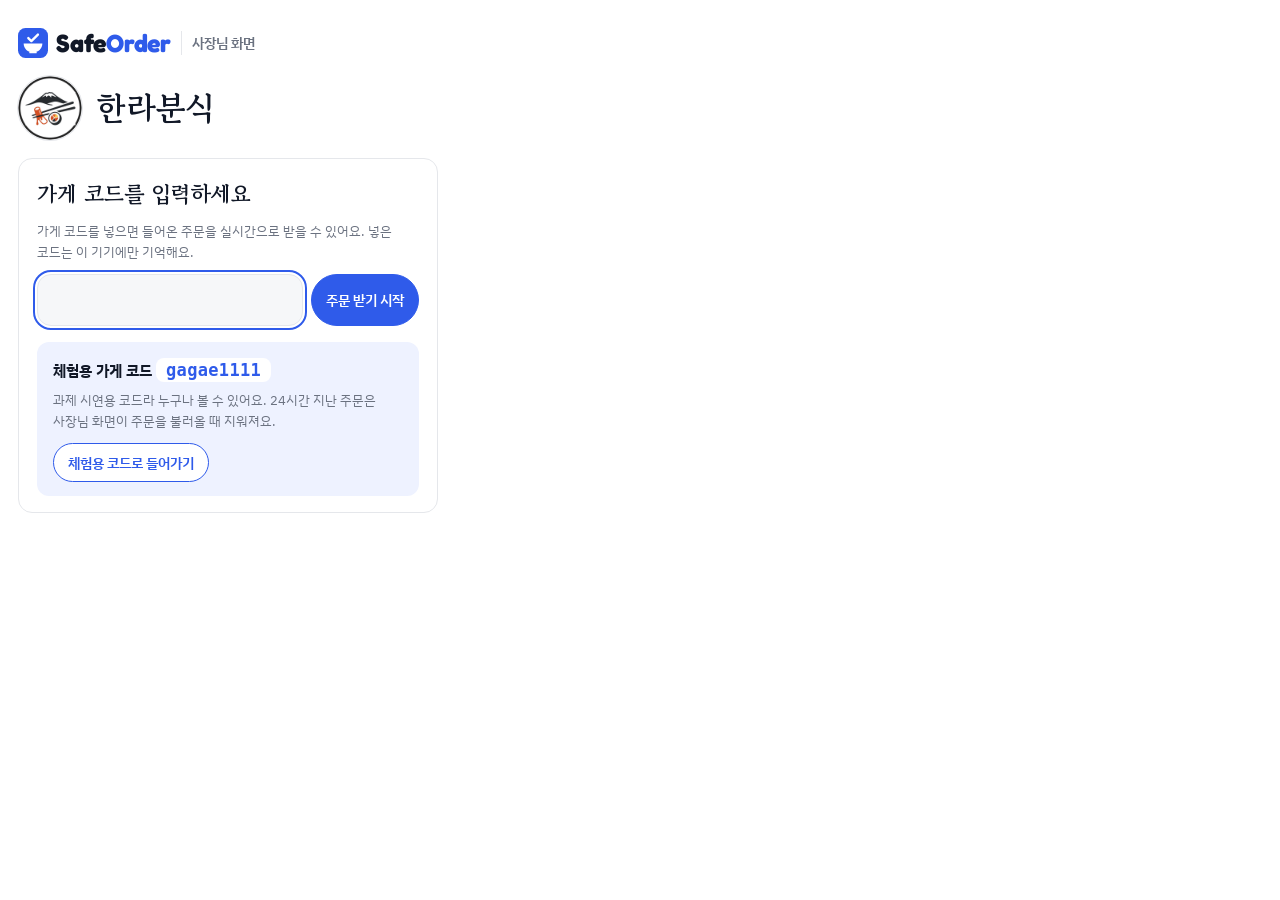
<file: owner.html>
<!doctype html>
<html lang="ko">
<head>
  <meta charset="utf-8">
  <meta name="viewport" content="width=device-width, initial-scale=1, viewport-fit=cover">
  <title>사장님 화면 · SafeOrder</title>
  <link rel="icon" href="images/logo-safeorder.svg" type="image/svg+xml">
  <meta name="robots" content="noindex">
  <link rel="preconnect" href="https://fonts.googleapis.com">
  <link rel="preconnect" href="https://fonts.gstatic.com" crossorigin>
  <link rel="stylesheet" href="https://fonts.googleapis.com/css2?family=Fredoka:wght@600;700&family=Gowun+Batang:wght@400;700&family=IBM+Plex+Sans+KR:wght@400;500;600;700&display=swap">
  <link rel="stylesheet" href="css/style.css">
  <link rel="stylesheet" href="css/owner.css">
</head>
<body class="owner">
  <div class="wrap wide">
    <!-- 11단계: 사장님 화면 (PRD #4-5) -->
    <header class="owner-head">
      <div>
        <a class="brand" href="./" title="처음 화면"><img src="images/logo-safeorder.svg" alt="" width="30" height="30"><span class="wordmark">Safe<span>Order</span></span><span class="brand-sub">사장님 화면</span></a>
        <div class="store">
          <img class="store-logo" src="images/logo-hallabunsik.png" alt="" width="64" height="64">
          <h1 id="storeName"></h1>
        </div>
      </div>
      <div class="conn" id="conn" hidden>
        <span class="dot" aria-hidden="true"></span><span id="connText"></span>
        <button type="button" class="btn" id="logoutBtn">나가기</button>
      </div>
    </header>

    <!-- 가게 코드 입력 (11-1) -->
    <section class="panel login" id="login">
      <h2>가게 코드를 입력하세요</h2>
      <p class="hint">가게 코드를 넣으면 들어온 주문을 실시간으로 받을 수 있어요. 넣은 코드는 이 기기에만 기억해요.</p>
      <form id="loginForm">
        <input type="password" id="code" autocomplete="current-password" aria-label="가게 코드" required>
        <button type="submit" class="btn primary">주문 받기 시작</button>
      </form>
      <p class="form-msg err" id="loginMsg" role="alert"></p>
      <!-- 12-11: 평가하시는 분이 바로 체험할 수 있게 체험용 코드를 공개 -->
      <div class="demo-code">
        <p><b>체험용 가게 코드</b> <code>gagae1111</code></p>
        <p class="hint">과제 시연용 코드라 누구나 볼 수 있어요. 24시간 지난 주문은 사장님 화면이 주문을 불러올 때 지워져요.</p>
        <button type="button" class="btn" id="demoFill">체험용 코드로 들어가기</button>
      </div>
    </section>

    <!-- 주문 목록 (11-2 ~ 11-4) -->
    <main id="board" hidden>
      <div class="board-tools">
        <div class="summary-row" id="summaryRow"></div>
        <button type="button" class="btn reset" id="resetAll">전체 리셋</button>
      </div>
      <!-- 14-3: 새로고침 뒤에는 브라우저 규칙상 한 번 눌러야 알림음이 남 -->
      <button type="button" class="sound-on" id="soundOn" hidden>🔔 알림음 켜기 <span>새로고침하면 브라우저가 소리를 막아서, 한 번 눌러 주셔야 새 주문 소리가 나요</span></button>
      <!-- 12-13: 손님 호출 (물, 직원, 수저 등) -->
      <section class="calls" id="callsBox" hidden>
        <h2 class="col-title">손님 호출</h2>
        <div id="callList"></div>
      </section>
      <section>
        <h2 class="col-title">들어온 주문 <span class="hint">알레르기 주문이 맨 위에 와요</span></h2>
        <div class="orders" id="active"></div>
      </section>
      <details class="done-box">
        <summary>조리 완료 <span id="doneCount"></span></summary>
        <div class="orders" id="done"></div>
      </details>
    </main>
  </div>
  <div class="toast" id="toast" hidden></div>

  <script src="js/restrictions.js"></script>
  <script src="js/menu.js"></script>
  <script src="js/owner.js"></script>
</body>
</html>
</file>
<file: css/style.css>
/* =========================================================
   SafeOrder 스타일 — 12-9 "순백 미니멀" (사용자가 시안 6개 중 고름)
   - 흰 바탕에 카드 상자 없이 선으로만 구분, 포인트는 코발트 파랑 하나
   - 색마다 뜻이 하나: 파랑 = 누르는 것(버튼, 고른 것), 빨강 = 못 먹음, 노랑 = 확인 필요, 초록 체크 = 괜찮음
   - 글꼴: 가게 이름과 분류 제목은 고운바탕, 본문은 IBM Plex Sans KR
   - 색은 모두 변수(토큰)로 정의하고, 다크 모드에서는 값만 바꿈 (PRD #6)
   ========================================================= */
:root {
  --bg: #FFFFFF;          /* 페이지 배경 */
  --surface: #FFFFFF;     /* 상자 배경 (바탕과 같음, 테두리로만 구분) */
  --field: #F6F7F9;       /* 입력 칸, 연한 회색 바탕 */
  --ink: #111827;         /* 본문 글자 */
  --muted: #6B7280;       /* 보조 글자 */
  --line: #E5E7EB;        /* 선 */
  --accent: #2F5BEA;      /* 포인트: 코발트 파랑. 버튼과 고른 것에만 씀 */
  --accent-ink: #FFFFFF;  /* 파랑 위 글자 */
  --accent-soft: #EEF2FF; /* 연한 파랑 */
  --bad: #D92D3F;         /* 판정: 못 먹음 */
  --bad-soft: #FDECEE;
  --warn: #A16207;        /* 판정: 확인 필요 */
  --warn-soft: #FEF6DC;
  --ok: #15803D;          /* 판정: 괜찮음 */
  --ok-soft: #E7F6EC;
  --mark: #F3F4F6;        /* 연한 회색 (원재료 이름 바탕, 언어 전환 바탕) */
  --shadow: 0 8px 28px rgba(17, 24, 39, 0.12);
  --radius: 14px;
  --font-display: "Gowun Batang", "Noto Serif KR", serif;
  --font-body: "IBM Plex Sans KR", "Apple SD Gothic Neo", "Malgun Gothic", system-ui, sans-serif;
  color-scheme: light;
}
@media (prefers-color-scheme: dark) {
  :root {
    --bg: #111318; --surface: #111318; --field: #1B1E25; --ink: #F3F4F6; --muted: #9CA3AF; --line: #2A2E37;
    --accent: #7B97FF; --accent-ink: #0B1020; --accent-soft: #1C2440;
    --bad: #FF7A88; --bad-soft: #3A1D22; --warn: #F2C55C; --warn-soft: #362C14;
    --ok: #6FD39A; --ok-soft: #173123; --mark: #1F232B;
    --shadow: 0 8px 28px rgba(0, 0, 0, 0.5);
    color-scheme: dark;
  }
}

* { box-sizing: border-box; }
[hidden] { display: none !important; }
html { scroll-behavior: smooth; }
body {
  margin: 0;
  background: var(--bg);
  color: var(--ink);
  font-family: var(--font-body);
  font-size: 15px;
  line-height: 1.65;
  word-break: keep-all;
  overflow-wrap: anywhere;
  -webkit-font-smoothing: antialiased;
}
@media (prefers-reduced-motion: reduce) { html { scroll-behavior: auto; } }

/* 바깥 틀: 메뉴판은 휴대폰에서 주로 보므로 폭을 좁게 */
.wrap {
  max-width: 680px;
  margin: 0 auto;
  padding-block: 28px 128px;
  padding-left: max(18px, env(safe-area-inset-left, 0px));
  padding-right: max(18px, env(safe-area-inset-right, 0px));
  display: flex;
  flex-direction: column;
  gap: 18px;
}

/* 머리말: 가게 간판 */
.title-row { display: flex; justify-content: space-between; align-items: flex-start; gap: 12px; flex-wrap: wrap; }
.title-row { align-items: center; }
.brand { display: inline-flex; align-items: center; gap: 8px; color: var(--ink); }
.brand img { width: 30px; height: 30px; display: block; }
/* 앱 이름 글자(12-12): 동글동글한 Fredoka 글꼴, "Safe"는 글자색 + "Order"는 파랑 (사용자가 시안 3번과 4번을 섞어 고름) */
.wordmark { font-family: "Fredoka", var(--font-body); font-weight: 700; font-size: 25px; line-height: 1; letter-spacing: -0.01em; color: var(--ink); }
.wordmark span { color: var(--accent); }
.brand-sub { font-size: 14px; font-weight: 600; color: var(--muted); padding-left: 10px; margin-left: 2px; border-left: 1px solid var(--line); }
a.brand { text-decoration: none; }
/* 가게 로고(12-10): 사장님이 준 원형 로고. 다크 모드에서도 흰 원이 그대로 보이게 둠 */
.store { display: flex; align-items: center; gap: 14px; margin-top: 18px; }
.store-logo { flex: none; width: 76px; height: 76px; border-radius: 50%; box-shadow: 0 0 0 1px var(--line); background: #fff; }
.site-header h1 { font-family: var(--font-display); font-weight: 700; font-size: clamp(28px, 8vw, 38px); line-height: 1.15; letter-spacing: -0.01em; margin: 0; }
.store-desc { margin: 4px 0 0; color: var(--muted); font-size: 14px; }
.tagline { margin: 14px 0 0; color: var(--ink); font-size: 15px; max-width: 34em; }

/* 언어 전환 */
.lang { display: inline-flex; background: var(--mark); border-radius: 999px; padding: 3px; }
.lang button { font: inherit; font-size: 13px; border: 0; background: transparent; color: var(--muted); padding: 5px 13px; border-radius: 999px; cursor: pointer; }
.lang button[aria-pressed="true"] { background: var(--surface); color: var(--ink); font-weight: 600; box-shadow: 0 1px 3px rgba(17, 24, 39, 0.12); }

/* 카드 */
.panel { background: var(--surface); border: 1px solid var(--line); border-radius: var(--radius); padding: 16px 18px; }
.hint { font-size: 13px; color: var(--muted); margin: 0; }
button:focus-visible, a:focus-visible, summary:focus-visible, input:focus-visible, textarea:focus-visible {
  outline: 2px solid var(--accent); outline-offset: 2px;
}

/* 단계 번호: 1 못 먹는 것 고르기 → 2 메뉴 고르기 → 아래 막대에서 주문 (12단계에서 추가, 순서를 헷갈리지 않게) */
.step {
  flex: none; display: inline-flex; align-items: center; justify-content: center;
  width: 26px; height: 26px; border-radius: 50%; background: var(--accent); color: var(--accent-ink);
  font-family: var(--font-body); font-size: 13px; font-weight: 700;
}

/* 1. 못 먹는 것 고르기 (접는 칸) */
.rules summary { cursor: pointer; list-style: none; display: flex; align-items: center; gap: 12px; }
.rules summary::-webkit-details-marker { display: none; }
.rules-text { display: flex; flex-direction: column; min-width: 0; flex: 1; }
.rules-title { font-weight: 700; font-size: 17px; }
.summary { font-size: 14px; color: var(--ink); font-weight: 600; }
.rules[open] .summary { color: var(--muted); font-weight: 400; }
.rules-edit { flex: none; font-size: 13.5px; font-weight: 600; color: var(--accent); padding: 6px 12px; border-radius: 999px; background: var(--accent-soft); }
.rules[open] .rules-edit { display: none; }
.rules-body { display: flex; flex-direction: column; gap: 16px; margin-top: 16px; padding-top: 16px; border-top: 1px solid var(--line); }
.chipset { display: flex; flex-direction: column; gap: 8px; }
.chipset .lbl { font-size: 13px; font-weight: 600; color: var(--muted); }
.chips { display: flex; flex-wrap: wrap; gap: 6px; }
.chip {
  font: inherit; font-size: 14px;
  border: 1px solid var(--line); background: var(--surface); color: var(--ink);
  border-radius: 999px; padding: 6px 13px; cursor: pointer;
  transition: background 0.15s, border-color 0.15s;
}
.chip:hover { border-color: var(--muted); }
.chip[aria-pressed="true"] { background: var(--accent); border-color: var(--accent); color: var(--accent-ink); font-weight: 600; }
.chip[aria-pressed="true"]::before { content: "✓ "; }

/* 2. 메뉴 고르기 */
.step-title { display: flex; align-items: center; gap: 12px; margin: 8px 0 12px; font-size: 17px; font-weight: 700; }
.menu-tools {
  position: sticky; top: 0; z-index: 10; margin: 0 -18px; padding: 8px 18px;
  background: color-mix(in srgb, var(--bg) 92%, transparent); backdrop-filter: blur(6px);
}
.cats { display: flex; gap: 6px; overflow-x: auto; scrollbar-width: none; }
.cats::-webkit-scrollbar { display: none; }
.cats a { flex: none; font-size: 14px; color: var(--ink); text-decoration: none; background: var(--surface); border: 1px solid var(--line); border-radius: 999px; padding: 6px 15px; }
.cats a:hover { border-color: var(--accent); color: var(--accent); }
.only-safe { display: flex; align-items: center; gap: 10px; margin: 8px 0 4px; font-size: 14px; cursor: pointer; }
.only-safe input { appearance: none; -webkit-appearance: none; flex: none; width: 40px; height: 24px; border-radius: 999px; background: var(--line); position: relative; cursor: pointer; transition: background 0.15s; margin: 0; }
.only-safe input::after { content: ""; position: absolute; top: 3px; left: 3px; width: 18px; height: 18px; border-radius: 50%; background: #fff; transition: transform 0.15s; box-shadow: 0 1px 2px rgba(0,0,0,.2); }
.only-safe input:checked { background: var(--accent); }
.only-safe input:checked::after { transform: translateX(16px); }
#menuHint { margin: 6px 0 0; }

/* 메뉴: 분류 제목은 메뉴판처럼 명조 + 가는 선 */
.cat { display: flex; flex-direction: column; gap: 0; margin-top: 22px; scroll-margin-top: 64px; }
.cat h2 { font-family: var(--font-display); font-weight: 700; font-size: 22px; margin: 4px 0 0; display: flex; align-items: center; gap: 12px; }
.cat h2::after { content: ""; flex: 1; height: 2px; background: var(--accent); }
.item { background: var(--surface); border-bottom: 1px solid var(--line); overflow: hidden; display: grid; grid-template-columns: minmax(0, 1fr) auto; transition: border-color 0.15s; }
.item .detail { grid-column: 1 / -1; }
.item.open { background: color-mix(in srgb, var(--mark) 45%, var(--surface)); }
.item-head {
  all: unset; box-sizing: border-box; width: 100%; cursor: pointer;
  display: grid; grid-template-columns: minmax(0, 1fr); gap: 14px; padding: 16px 6px 16px 0; align-items: center;
}
.item-head.has-img { grid-template-columns: auto minmax(0, 1fr); }
.thumb { width: 72px; height: 72px; border-radius: 12px; object-fit: cover; background: var(--accent-soft); }
.item-main { display: flex; flex-direction: column; gap: 4px; min-width: 0; }
.item-top { display: flex; justify-content: space-between; align-items: baseline; gap: 8px; }
.item-name { font-weight: 700; font-size: 16.5px; }
.price { font-weight: 600; font-variant-numeric: tabular-nums; white-space: nowrap; }
.item-sub { font-size: 13.5px; color: var(--muted); display: -webkit-box; -webkit-line-clamp: 1; -webkit-box-orient: vertical; overflow: hidden; }
/* 판정 한 줄: 못 먹음/확인 필요는 색 상자 안에 걸린 원재료까지, 괜찮음은 초록 글자만 */
.verdict { align-self: flex-start; font-size: 13px; margin-top: 2px; border-radius: 8px; padding: 3px 9px; }
.verdict b { font-weight: 700; margin-right: 2px; }
.verdict.bad { background: var(--bad); color: var(--surface); }
.verdict.warn { background: var(--warn-soft); color: var(--warn); }
.verdict.ok { color: var(--muted); font-weight: 500; padding: 0; }
.verdict.ok::first-letter { color: var(--ok); }
.item.bad .thumb, .item.bad .item-name, .item.bad .price, .item.bad .item-sub { opacity: 0.55; }
.item.bad .thumb { filter: grayscale(0.6); }
.detail-img { width: min(100%, 260px); aspect-ratio: 1; object-fit: cover; border-radius: 18px; margin: 14px auto 0; display: block; background: var(--accent-soft); }
.alt-name { margin: 10px 0 0; font-family: var(--font-display); font-weight: 700; font-size: 19px; }
.intro { margin: 0; font-size: 14.5px; line-height: 1.75; }

/* 메뉴 자세히 (8-5) */
.detail { padding: 2px 0 18px; display: flex; flex-direction: column; gap: 6px; }
.detail h4 { margin: 12px 0 0; font-size: 13px; font-weight: 600; color: var(--muted); }
.ingr { margin: 0; font-size: 14px; line-height: 1.9; }
.ingr mark { border-radius: 4px; padding: 0 3px; }
.ingr mark.x { background: var(--bad-soft); color: var(--bad); font-weight: 600; }
.ingr mark.w { background: var(--warn-soft); color: var(--warn); font-weight: 600; }
/* 14-2: 영어 화면의 원재료 원문(한국어)은 작게 */
.ingr-orig-h { margin: 6px 0 0; font-size: 12px; font-weight: 600; color: var(--muted); }
.ingr.ingr-orig { font-size: 12.5px; color: var(--muted); line-height: 1.7; }
.kterm-ko { font-weight: 400; color: var(--muted); font-size: 0.9em; }
.reasons { list-style: none; margin: 0; padding: 0; display: flex; flex-direction: column; gap: 8px; }
.reason { display: grid; grid-template-columns: 8px minmax(0, 1fr); gap: 10px; align-items: start; }
.reason .dot { width: 8px; height: 8px; border-radius: 50%; margin-top: 8px; }
.reason.bad .dot { background: var(--bad); }
.reason.warn .dot { background: var(--warn); }
.reason .what { font-weight: 600; font-size: 14px; }
.reason .why { font-size: 13px; color: var(--muted); }
.kterm { font-weight: 600; background: var(--mark); color: var(--ink); padding: 0 5px; border-radius: 4px; }

footer { font-size: 12.5px; color: var(--muted); margin-top: 8px; }
footer p { margin: 0 0 4px; }

/* =========================================================
   9단계: 담기 버튼, 장바구니 막대, 주문 확인 화면
   ========================================================= */
.add {
  font: inherit; font-size: 20px; font-weight: 500; line-height: 1; cursor: pointer;
  align-self: center; margin-right: 0; width: 42px; height: 42px; padding: 0;
  border-radius: 50%; border: 1.5px solid var(--accent); background: transparent; color: var(--accent);
  display: inline-flex; align-items: center; justify-content: center;
  transition: background 0.15s, color 0.15s;
}
.add:hover { background: var(--accent-soft); }
.add .qty { font-size: 16px; font-weight: 700; }
.item .add:has(.qty) { background: var(--accent); border-color: var(--accent); color: var(--accent-ink); }
.btn {
  font: inherit; font-size: 14px; cursor: pointer; border-radius: 999px; padding: 7px 14px;
  border: 1px solid var(--line); background: var(--surface); color: var(--ink);
}
.btn:hover { border-color: var(--muted); }
.btn.primary { background: var(--accent); border-color: var(--accent); color: var(--accent-ink); font-weight: 600; }
.btn.big { width: 100%; padding: 14px; font-size: 16px; }
.btn.link { border: 0; background: transparent; color: var(--muted); text-decoration: underline; text-underline-offset: 3px; }
.btn:disabled { opacity: 0.45; cursor: not-allowed; }

/* 장바구니 막대: 아래에 떠 있는 둥근 막대 */
.cart-bar {
  position: fixed; z-index: 20;
  left: max(12px, env(safe-area-inset-left, 0px)); right: max(12px, env(safe-area-inset-right, 0px));
  bottom: calc(12px + env(safe-area-inset-bottom, 0px));
  max-width: 656px; margin: 0 auto;
  display: flex; justify-content: space-between; align-items: center; gap: 12px;
  background: var(--accent); color: var(--accent-ink);
  border-radius: 999px; padding: 8px 8px 8px 22px; box-shadow: var(--shadow);
  font-weight: 600;
}
.cart-bar .btn.primary { background: var(--accent-ink); border-color: var(--accent-ink); color: var(--accent); padding: 10px 20px; }

.sheet-bg { position: fixed; inset: 0; background: rgba(17, 24, 39, 0.42); z-index: 30; }
.sheet {
  position: fixed; left: 0; right: 0; bottom: 0; z-index: 31;
  max-width: 680px; margin: 0 auto; max-height: 90vh; overflow-y: auto;
  background: var(--surface); border-radius: 26px 26px 0 0; box-shadow: var(--shadow);
  padding-bottom: env(safe-area-inset-bottom, 0px);
}
.sheet-head { display: flex; justify-content: space-between; align-items: center; padding: 22px 20px 14px; border-bottom: 1px solid var(--line); position: sticky; top: 0; background: var(--surface); z-index: 1; }
.sheet-head::before { content: ""; position: absolute; top: 8px; left: 50%; width: 40px; height: 4px; margin-left: -20px; border-radius: 4px; background: var(--line); }
.sheet-head h2 { margin: 0; font-family: var(--font-display); font-weight: 700; font-size: 22px; }
.sheet-body { padding: 16px 20px 24px; display: flex; flex-direction: column; gap: 16px; }
body.no-scroll { overflow: hidden; }

.field { display: flex; flex-direction: column; gap: 6px; }
.field label { font-size: 13px; font-weight: 600; color: var(--muted); }
.field textarea { font: inherit; font-size: 15px; padding: 10px 12px; border: 1px solid var(--line); border-radius: 12px; background: var(--field); color: var(--ink); width: 100%; resize: vertical; }

/* 자리 번호 입력: 크게, 숫자만 */
.table-input { display: flex; align-items: baseline; gap: 8px; }
.table-input input {
  width: 120px; font-family: var(--font-display); font-weight: 700; font-size: 30px; line-height: 1.2; text-align: center;
  padding: 6px 10px; border: 1.5px solid var(--line); border-radius: 14px; background: var(--field); color: var(--ink);
  -moz-appearance: textfield; appearance: textfield;
}
.table-input input::-webkit-outer-spin-button, .table-input input::-webkit-inner-spin-button { -webkit-appearance: none; margin: 0; }
.table-input input:focus { border-color: var(--accent); outline: none; box-shadow: 0 0 0 3px var(--accent-soft); }
.table-input input.bad { border-color: var(--bad); }
.table-input .unit { font-family: var(--font-display); font-size: 20px; font-weight: 700; }

.cart-list { list-style: none; margin: 0; padding: 0; display: flex; flex-direction: column; }
.cart-row { padding: 12px 0; border-bottom: 1px solid var(--line); display: flex; flex-direction: column; gap: 8px; }
.cart-row.bad .cr-name { color: var(--bad); }
.cr-main { display: flex; align-items: center; gap: 8px; }
.cr-name { font-weight: 600; }
.cr-price { margin-left: auto; font-variant-numeric: tabular-nums; }
.stepper { display: flex; align-items: center; gap: 8px; }
.stepper .btn { padding: 2px 13px; font-size: 16px; }
.qty-num { min-width: 1.5em; text-align: center; font-weight: 600; }
.cart-list .empty { color: var(--muted); padding: 10px 0; }
.cart-total { margin: 0; display: flex; justify-content: space-between; align-items: baseline; font-size: 16px; }
.cart-total b { font-family: var(--font-display); font-size: 22px; }

.send-box { background: var(--accent-soft); border-radius: 16px; padding: 12px 14px; }
.send-title { margin: 0 0 8px; font-size: 13px; font-weight: 600; color: var(--accent); }
.send-list { margin: 0; display: flex; flex-wrap: wrap; gap: 6px; }
.chip.on { background: var(--surface); border-color: var(--line); color: var(--ink); font-weight: 600; cursor: default; }
.bad-box { background: var(--bad-soft); border: 1px solid var(--bad); border-radius: 16px; padding: 12px 14px; }
.bad-title { margin: 0 0 4px; color: var(--bad); font-weight: 700; }
.bad-box ul { margin: 0 0 8px; padding-left: 18px; font-size: 14px; }
.ack { display: flex; gap: 8px; align-items: flex-start; font-size: 14px; cursor: pointer; }
.ack input { accent-color: var(--bad); margin-top: 4px; }
.warn-note { margin: 0; font-size: 13.5px; color: var(--warn); background: var(--warn-soft); border-radius: 14px; padding: 10px 14px; }
.form-msg { margin: 0; font-size: 14px; color: var(--muted); }
.form-msg:empty { display: none; }
.form-msg.err { color: var(--bad); font-weight: 500; }

.toast {
  position: fixed; left: 50%; transform: translateX(-50%); z-index: 40;
  bottom: calc(86px + env(safe-area-inset-bottom, 0px));
  background: var(--ink); color: var(--surface); padding: 10px 18px; border-radius: 999px; font-size: 14px;
  max-width: calc(100% - 32px); box-shadow: var(--shadow);
}

/* 11단계: 내 주문 상태 */
.mo-head { display: flex; justify-content: space-between; align-items: baseline; gap: 10px; }
.mo-head .btn.link { padding: 2px 4px; font-size: 13px; }
.my-orders h2 { margin: 0 0 8px; font-family: var(--font-display); font-weight: 700; font-size: 19px; }
.my-orders ul { list-style: none; margin: 0; padding: 0; display: flex; flex-direction: column; gap: 10px; }
.mo { display: flex; justify-content: space-between; align-items: center; gap: 10px; }
.mo + .mo { padding-top: 10px; border-top: 1px dashed var(--line); }
.mo > div { display: flex; flex-direction: column; min-width: 0; }
.mo-items { font-size: 13px; color: var(--muted); }
.mo-st { flex: none; font-size: 13px; font-weight: 600; padding: 4px 11px; border-radius: 999px; background: var(--accent-soft); color: var(--muted); }
.mo-st.new { background: var(--accent-soft); color: var(--accent); }
.mo-st.confirmed { background: var(--accent); color: var(--accent-ink); }
.mo-st.done { background: var(--ok); color: var(--surface); }

/* 12단계: 주문 서버 연결 안내 (Todo 12-2) */
.server-note { margin: 0; padding: 12px 16px; border-radius: 16px; font-size: 14px; line-height: 1.55;
  color: var(--warn); background: var(--warn-soft); border: 1px solid color-mix(in srgb, var(--warn) 40%, transparent); }

/* 12-13: 직원 호출 버튼과 호출 화면 */
.call-open {
  font: inherit; cursor: pointer; width: 100%; margin-top: 16px;
  display: flex; align-items: center; gap: 12px; padding: 12px 16px;
  border: 1.5px solid var(--accent); border-radius: var(--radius); background: var(--accent-soft); color: var(--accent); text-align: left;
}
.call-open svg { flex: none; }
.call-open-text { flex: 1; display: flex; flex-direction: column; line-height: 1.35; }
.call-open-text b { font-size: 16px; }
.call-open-text span { font-size: 13px; color: var(--muted); }
.call-open-go { font-size: 24px; line-height: 1; }
.call-grid { display: grid; grid-template-columns: 1fr 1fr; gap: 10px; }
.call-tile {
  font: inherit; cursor: pointer; min-height: 96px; padding: 14px 10px;
  display: flex; flex-direction: column; align-items: center; justify-content: center; gap: 6px;
  border: 1.5px solid var(--line); border-radius: var(--radius); background: var(--surface); color: var(--ink); font-size: 15px; font-weight: 600;
}
.call-tile:hover:not(:disabled) { border-color: var(--accent); }
.call-tile:last-child:nth-child(odd) { grid-column: 1 / -1; }
.call-icon { font-size: 30px; line-height: 1; }
.call-tile.sent { opacity: 0.6; cursor: default; }
.call-sent { font-size: 12px; font-weight: 700; color: var(--accent); }
.mo-st.deleted { background: var(--mark); color: var(--muted); }

/* 12-15: 가게 이름 오른쪽 자리 번호 칸 */
.store-text { flex: 1; min-width: 0; }
.seat { flex: none; display: flex; flex-direction: column; align-items: center; gap: 4px; }
.seat label { font-size: 12px; font-weight: 600; color: var(--muted); }
.seat-box { display: flex; align-items: baseline; gap: 3px; font-family: var(--font-display); font-weight: 700; font-size: 18px; }
.seat-box input {
  width: 58px; font-family: var(--font-display); font-weight: 700; font-size: 26px; line-height: 1.2; text-align: center;
  padding: 4px 4px; border: 1.5px solid var(--accent); border-radius: 12px; background: var(--surface); color: var(--ink);
  -moz-appearance: textfield; appearance: textfield;
}
.seat-box input::-webkit-outer-spin-button, .seat-box input::-webkit-inner-spin-button { -webkit-appearance: none; margin: 0; }
.seat-box input::placeholder { color: var(--accent); opacity: 0.6; }
.seat-box input.empty { border-style: dashed; background: var(--accent-soft); }
.seat-box input.bad { border-color: var(--bad); }
.seat-box input:focus { outline: none; box-shadow: 0 0 0 3px var(--accent-soft); }
@media (max-width: 380px) {
  .store-logo { width: 60px; height: 60px; }
  .store { gap: 10px; }
}
</file>
<file: css/home.css>
/* 처음 화면 (12-11): 손님 / 사장님 고르기. 색과 글꼴은 css/style.css 토큰을 그대로 씀 */
.home { padding-bottom: 48px; gap: 24px; }
.hero h1 { font-family: var(--font-display); font-weight: 700; font-size: clamp(28px, 7.5vw, 40px); line-height: 1.3; margin: 12px 0 12px; letter-spacing: -0.01em; }
.hero p { margin: 0; font-size: 15.5px; max-width: 34em; }
.store-chip { display: inline-flex; align-items: center; gap: 12px; margin-top: 18px; padding: 8px 16px 8px 8px; border: 1px solid var(--line); border-radius: 999px; font-size: 14px; line-height: 1.4; }
.store-chip img { border-radius: 50%; box-shadow: 0 0 0 1px var(--line); background: #fff; }

.choices { display: grid; grid-template-columns: repeat(auto-fit, minmax(260px, 1fr)); gap: 14px; }
.choice {
  display: flex; flex-direction: column; gap: 6px; padding: 22px 20px 20px;
  border: 1.5px solid var(--line); border-radius: 18px; color: var(--ink); text-decoration: none;
  transition: border-color 0.15s, box-shadow 0.15s;
}
.choice:hover, .choice:focus-visible { border-color: var(--accent); box-shadow: 0 0 0 3px var(--accent-soft); }
.choice-who { font-size: 13px; font-weight: 700; color: var(--accent); }
.choice-title { font-family: var(--font-display); font-weight: 700; font-size: 26px; line-height: 1.2; }
.choice-desc { font-size: 14px; color: var(--muted); }
.choice-code { font-size: 14px; margin-top: 4px; }
.choice-go {
  margin-top: 12px; align-self: stretch; text-align: center; padding: 12px; border-radius: 999px;
  background: var(--accent); color: var(--accent-ink); font-weight: 600; font-size: 15px;
}
.choice.owner .choice-go { background: var(--surface); color: var(--accent); border: 1.5px solid var(--accent); }
code { font-family: var(--font-body); font-weight: 700; color: var(--accent); background: var(--accent-soft); padding: 1px 8px; border-radius: 6px; }

.try h2 { margin: 0 0 10px; font-size: 17px; }
.try ol { margin: 0 0 12px; padding-left: 22px; display: flex; flex-direction: column; gap: 6px; font-size: 14.5px; }
footer a { color: var(--muted); }
.home .brand img { width: 38px; height: 38px; }
.home .wordmark { font-size: 32px; }
</file>
<file: css/owner.css>
/* =========================================================
   사장님 화면 (11단계): 주방에서 멀리서도 보이게 큼직하게 (PRD #6)
   색 토큰과 글꼴은 css/style.css 것을 그대로 씀 (12단계에서 손님 화면과 같은 순백 미니멀로 맞춤)
   ========================================================= */
.wrap.wide { max-width: 1280px; padding-bottom: 40px; }
.owner-head { display: flex; justify-content: space-between; align-items: center; gap: 12px; flex-wrap: wrap; }
.owner-head .store { margin-top: 10px; }
.owner-head .store-logo { width: 64px; height: 64px; }
.owner-head h1 { margin: 0; font-family: var(--font-display); font-weight: 700; font-size: 32px; }
.conn { display: flex; align-items: center; gap: 8px; font-size: 14px; font-weight: 500; }
.conn .dot { width: 10px; height: 10px; border-radius: 50%; background: var(--muted); }
.conn.ok .dot { background: var(--ok); }
.conn.bad .dot { background: var(--bad); }
.conn.bad { color: var(--bad); }

.login { max-width: 420px; display: flex; flex-direction: column; gap: 10px; }
.login h2 { margin: 0; font-family: var(--font-display); font-weight: 700; font-size: 22px; }
.login form { display: flex; gap: 8px; flex-wrap: wrap; }
.login input { flex: 1 1 180px; min-width: 0; font: inherit; font-size: 18px; padding: 10px 12px; border: 1.5px solid var(--line); border-radius: 14px; background: var(--field); color: var(--ink); }

.summary-row { display: flex; gap: 10px; flex-wrap: wrap; }
.stat { background: var(--surface); border: 1px solid var(--line); border-radius: 16px; padding: 10px 16px; font-size: 15px; color: var(--muted); }
.stat b { font-family: var(--font-display); font-size: 26px; margin-right: 6px; color: var(--ink); font-variant-numeric: tabular-nums; }
.stat.warn b { color: var(--bad); }
.col-title { font-family: var(--font-display); font-weight: 700; font-size: 22px; margin: 16px 0 10px; display: flex; gap: 10px; align-items: baseline; flex-wrap: wrap; }

.orders { display: grid; grid-template-columns: repeat(auto-fill, minmax(300px, 1fr)); gap: 14px; align-items: start; }
.orders .empty { color: var(--muted); grid-column: 1 / -1; }
.order { background: var(--surface); border: 1px solid var(--line); border-radius: 20px; padding: 16px; display: flex; flex-direction: column; gap: 10px; min-width: 0; }
.order.has-allergy { border: 3px solid var(--bad); }
.order.done { opacity: 0.7; }
@keyframes pop { from { box-shadow: 0 0 0 6px var(--accent-soft); } to { box-shadow: 0 0 0 0 transparent; } }
.order.fresh { animation: pop 2s ease-out 3; }
@media (prefers-reduced-motion: reduce) { .order.fresh { animation: none; } }
.order header { display: flex; align-items: baseline; gap: 10px; flex-wrap: wrap; }
.order .table { font-family: var(--font-display); font-size: 34px; font-weight: 700; line-height: 1; }
.order .meta { color: var(--muted); font-size: 13px; }
.order .status { margin-left: auto; font-size: 13px; font-weight: 700; padding: 2px 10px; border-radius: 999px; background: var(--mark); }
.order .status.new { background: var(--accent); color: var(--accent-ink); }
.order .status.confirmed { background: var(--accent-soft); color: var(--ink); }
.order .status.done { background: var(--ok-soft); color: var(--ok); }

.allergy { background: var(--bad-soft); color: var(--bad); border-radius: 14px; padding: 10px 12px; font-size: 15px; display: flex; flex-wrap: wrap; gap: 6px; align-items: center; }
.allergy b { font-size: 16px; margin-right: 4px; }
.atag { background: var(--bad); color: var(--bg); font-weight: 700; border-radius: 6px; padding: 2px 8px; font-size: 15px; }
.atag.diet { background: var(--surface); color: var(--bad); border: 1px solid var(--bad); }
.bad-line { flex-basis: 100%; margin: 4px 0 0; font-weight: 700; font-size: 14px; }

.items { list-style: none; margin: 0; padding: 0; display: flex; flex-direction: column; gap: 6px; }
.items li { display: flex; flex-wrap: wrap; align-items: baseline; gap: 6px; font-size: 18px; }
.items .iname { font-weight: 600; }
.items .iqty { font-weight: 700; color: var(--ink); }
.items li.bad .iname { color: var(--bad); }
.vtag { font-size: 12px; font-weight: 700; border-radius: 999px; padding: 1px 8px; }
.vtag.bad { background: var(--bad-soft); color: var(--bad); }
.vtag.warn { background: var(--warn-soft); color: var(--warn); }
.items .terms { flex-basis: 100%; font-size: 13px; color: var(--muted); padding-left: 2px; }
.memo { margin: 0; background: var(--mark); border-radius: 12px; padding: 8px 10px; font-size: 15px; }
.memo b { margin-right: 6px; }
.actions .btn.big { width: 100%; padding: 12px; font-size: 17px; }
.btn.ok { background: var(--ok); border-color: var(--ok); color: var(--bg); font-weight: 700; }

.done-box { margin-top: 20px; }
.done-box summary { cursor: pointer; font-family: var(--font-display); font-weight: 700; font-size: 19px; margin-bottom: 10px; }

/* 12-11: 체험용 가게 코드 안내 */
.demo-code { margin-top: 6px; padding: 14px 16px; border-radius: 12px; background: var(--accent-soft); display: flex; flex-direction: column; gap: 6px; align-items: flex-start; }
.demo-code p { margin: 0; }
.demo-code code { font-size: 17px; font-weight: 700; color: var(--accent); background: var(--surface); padding: 2px 10px; border-radius: 8px; letter-spacing: 0.02em; }
.demo-code .btn { margin-top: 4px; border-color: var(--accent); color: var(--accent); font-weight: 600; }

/* 12-13: 손님 호출, 주문 지우기, 전체 지우기 */
.board-tools { display: flex; justify-content: space-between; align-items: center; gap: 10px; flex-wrap: wrap; }
.btn.reset { color: var(--bad); border-color: var(--bad); font-weight: 600; padding: 8px 16px; }
.btn.reset.armed, .btn.del.armed { background: var(--bad); border-color: var(--bad); color: var(--surface); font-weight: 700; }
.stat.call-stat b { color: var(--accent); }
.calls .col-title { margin-bottom: 8px; }
#callList { display: flex; flex-direction: column; gap: 8px; }
.call { display: flex; align-items: center; gap: 12px; padding: 12px 14px; border-radius: 14px; background: var(--accent-soft); border: 1.5px solid var(--accent); }
.call-table { font-family: var(--font-display); font-size: 26px; font-weight: 700; line-height: 1; }
.call-what { font-size: 18px; font-weight: 700; flex: 1; }
.call .btn { padding: 10px 16px; }
.actions { display: flex; flex-direction: column; gap: 6px; }
.btn.del { color: var(--bad); border-color: color-mix(in srgb, var(--bad) 45%, transparent); font-size: 13px; font-weight: 600; padding: 3px 12px; }


/* 14-3: 알림음 켜기 */
.sound-on { font: inherit; cursor: pointer; width: 100%; margin-top: 12px; padding: 12px 16px; border-radius: 14px; border: 1.5px dashed var(--accent); background: var(--accent-soft); color: var(--accent); font-weight: 700; text-align: left; display: flex; flex-wrap: wrap; gap: 4px 10px; align-items: baseline; }
.sound-on span { font-weight: 400; font-size: 13px; color: var(--muted); }
</file>
